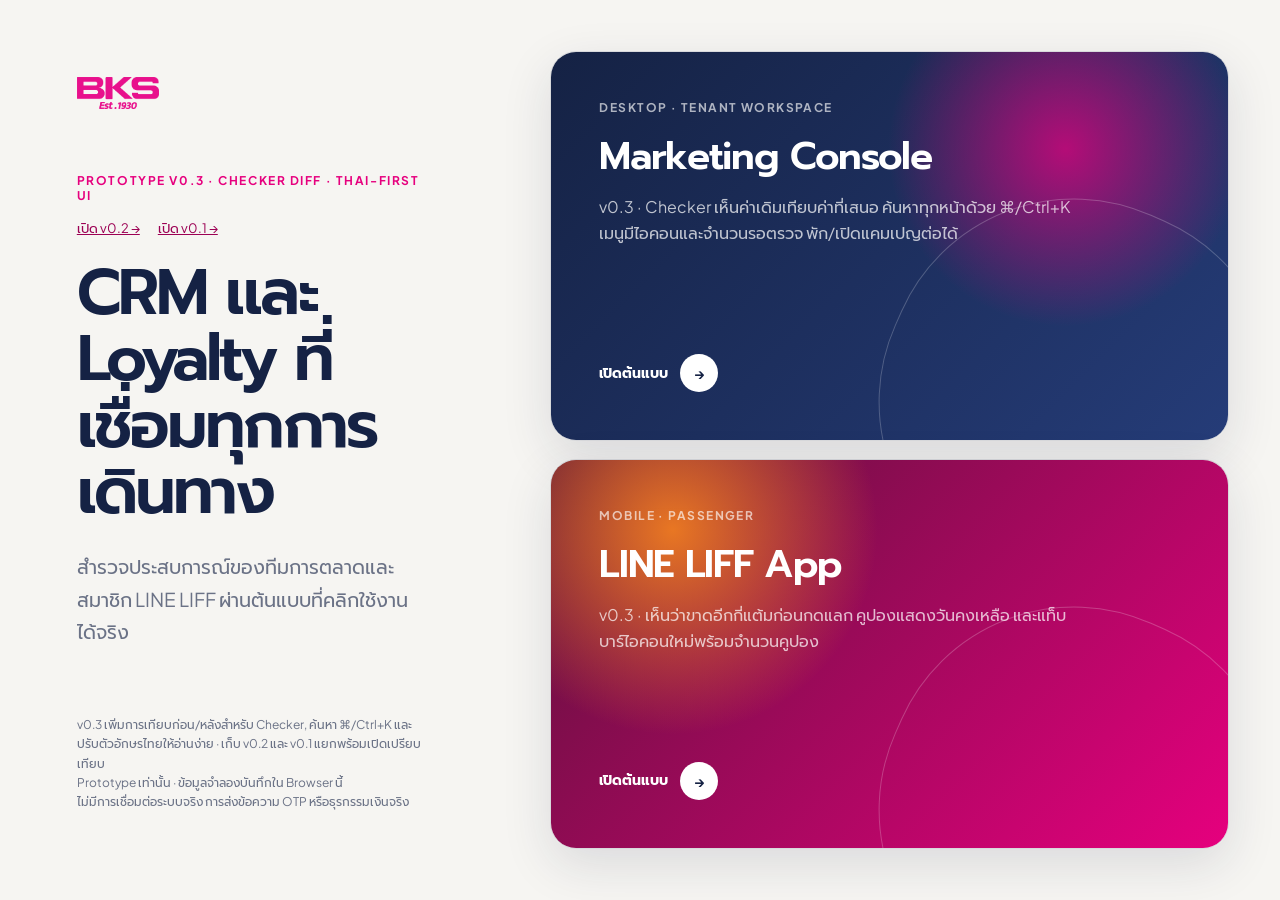
<file: index.html>
<!doctype html>
<html lang="th">
<head>
  <meta charset="utf-8">
  <meta name="viewport" content="width=device-width, initial-scale=1">
  <meta name="theme-color" content="#152244">
  <title>BKS CRM &amp; LINE LIFF Prototype</title>
  <link rel="preconnect" href="https://fonts.googleapis.com">
  <link rel="preconnect" href="https://fonts.gstatic.com" crossorigin>
  <link href="https://fonts.googleapis.com/css2?family=Prompt:wght@400;500;600;700&amp;family=Plus+Jakarta+Sans:wght@500;600;700&amp;display=swap" rel="stylesheet">
  <style>
    :root { --ink:#152244; --muted:rgba(21,34,68,.62); --line:rgba(21,34,68,.13); --paper:#f6f5f2; --pink:#e6007e; --orange:#f5821f; }
    * { box-sizing:border-box; }
    body { margin:0; min-height:100vh; color:var(--ink); font-family:"Plus Jakarta Sans","Prompt",sans-serif; background:var(--paper); }
    main { min-height:100vh; display:grid; grid-template-columns:minmax(280px,.78fr) minmax(540px,1.22fr); }
    .intro { padding:clamp(36px,6vw,86px); display:flex; flex-direction:column; justify-content:space-between; }
    .brand { height:32px; width:auto; object-fit:contain; object-position:left center; }
    .eyebrow { margin:60px 0 16px; color:var(--pink); font-size:12px; font-weight:700; letter-spacing:.13em; text-transform:uppercase; }
    h1 { max-width:780px; margin:0; font-family:"Prompt",sans-serif; font-size:clamp(40px,5vw,76px); font-weight:600; line-height:1.04; letter-spacing:-.045em; }
    .lede { max-width:620px; margin:24px 0 0; color:var(--muted); font-size:clamp(16px,1.5vw,20px); line-height:1.7; }
    .note { margin-top:48px; color:var(--muted); font-size:12px; line-height:1.6; }
    .choices { padding:clamp(22px,4vw,54px); display:grid; grid-template-rows:1fr 1fr; gap:18px; }
    .card { position:relative; min-height:300px; overflow:hidden; border:1px solid var(--line); border-radius:26px; color:white; text-decoration:none; isolation:isolate; box-shadow:0 16px 50px rgba(21,34,68,.12); transition:transform .35s cubic-bezier(.16,1,.3,1), box-shadow .35s; }
    .card:hover { transform:translateY(-5px); box-shadow:0 24px 65px rgba(21,34,68,.18); }
    .card:focus-visible { outline:4px solid rgba(230,0,126,.3); outline-offset:4px; }
    .card::before { content:""; position:absolute; inset:0; z-index:-2; }
    .console::before { background:radial-gradient(circle at 76% 25%,rgba(230,0,126,.75),transparent 30%),linear-gradient(135deg,#152244 0%,#253c78 100%); }
    .liff::before { background:radial-gradient(circle at 18% 18%,rgba(245,130,31,.9),transparent 32%),linear-gradient(135deg,#5c123a 0%,#e6007e 100%); }
    .card::after { content:""; position:absolute; right:-7%; bottom:-40%; width:58%; aspect-ratio:1; border:1px solid rgba(255,255,255,.22); border-radius:48%; transform:rotate(24deg); z-index:-1; }
    .card-body { height:100%; padding:clamp(26px,4vw,48px); display:flex; flex-direction:column; justify-content:space-between; }
    .kicker { font-size:12px; font-weight:700; letter-spacing:.12em; text-transform:uppercase; opacity:.65; }
    h2 { margin:12px 0 9px; font-family:"Prompt",sans-serif; font-size:clamp(27px,3vw,42px); font-weight:600; letter-spacing:-.035em; }
    .card p { max-width:480px; margin:0; color:rgba(255,255,255,.72); line-height:1.6; }
    .open { margin-top:28px; display:inline-flex; align-items:center; gap:12px; font-size:14px; font-weight:700; }
    .open span { display:grid; place-items:center; width:38px; height:38px; border-radius:50%; background:white; color:var(--ink); transition:transform .35s cubic-bezier(.16,1,.3,1); }
    .card:hover .open span { transform:translateX(5px); }
    @media (max-width:900px) { main{grid-template-columns:1fr}.intro{min-height:auto}.choices{grid-template-rows:none}.card{min-height:280px} }
  </style>
</head>
<body>
  <main>
    <section class="intro">
      <div>
        <img class="brand" src="assets/bks-logo.png" alt="บขส.">
        <p class="eyebrow">Prototype v0.3 · Checker diff · Thai-first UI</p><p style="margin:0 0 22px;font-size:13px;display:flex;gap:18px;flex-wrap:wrap"><a href="v0.2/console.html" style="color:#9c0054">เปิด v0.2 →</a><a href="v0.1/index.html" style="color:#9c0054">เปิด v0.1 →</a></p>
        <h1>CRM และ Loyalty ที่เชื่อมทุกการเดินทาง</h1>
        <p class="lede">สำรวจประสบการณ์ของทีมการตลาดและสมาชิก LINE LIFF ผ่านต้นแบบที่คลิกใช้งานได้จริง</p>
      </div>
      <p class="note">v0.3 เพิ่มการเทียบก่อน/หลังสำหรับ Checker, ค้นหา ⌘/Ctrl+K และปรับตัวอักษรไทยให้อ่านง่าย · เก็บ v0.2 และ v0.1 แยกพร้อมเปิดเปรียบเทียบ<br>Prototype เท่านั้น · ข้อมูลจำลองบันทึกใน Browser นี้<br>ไม่มีการเชื่อมต่อระบบจริง การส่งข้อความ OTP หรือธุรกรรมเงินจริง</p>
    </section>
    <section class="choices" aria-label="เลือกต้นแบบ">
      <a class="card console" href="v0.3/console.html">
        <div class="card-body">
          <div><div class="kicker">Desktop · Tenant workspace</div><h2>Marketing Console</h2><p>v0.3 · Checker เห็นค่าเดิมเทียบค่าที่เสนอ ค้นหาทุกหน้าด้วย ⌘/Ctrl+K เมนูมีไอคอนและจำนวนรอตรวจ พัก/เปิดแคมเปญต่อได้</p></div>
          <div class="open">เปิดต้นแบบ <span aria-hidden="true">→</span></div>
        </div>
      </a>
      <a class="card liff" href="v0.3/liff.html">
        <div class="card-body">
          <div><div class="kicker">Mobile · Passenger</div><h2>LINE LIFF App</h2><p>v0.3 · เห็นว่าขาดอีกกี่แต้มก่อนกดแลก คูปองแสดงวันคงเหลือ และแท็บบาร์ไอคอนใหม่พร้อมจำนวนคูปอง</p></div>
          <div class="open">เปิดต้นแบบ <span aria-hidden="true">→</span></div>
        </div>
      </a>
    </section>
  </main>
</body>
</html>
</file>
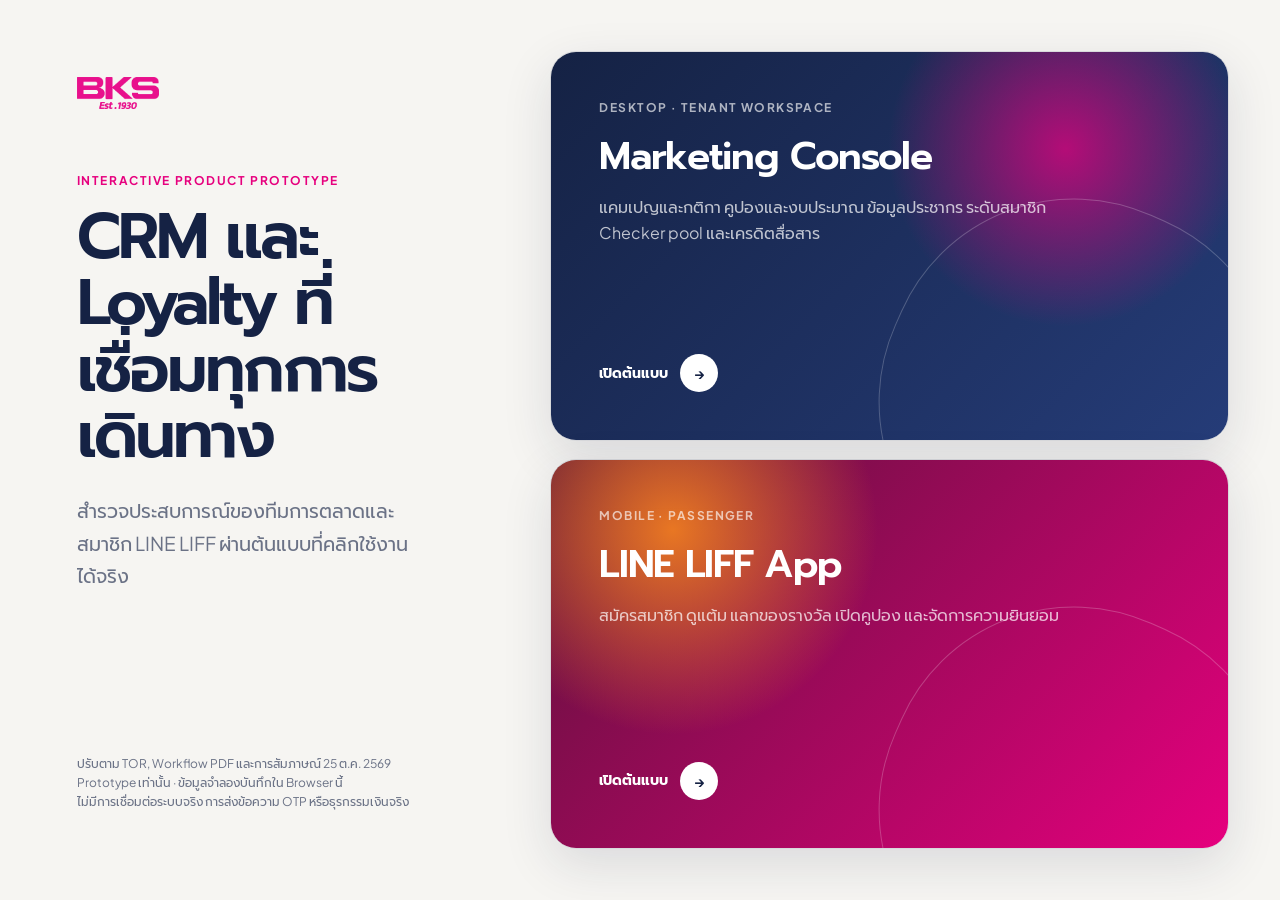
<file: v0.1/index.html>
<!doctype html>
<html lang="th">
<head>
  <meta charset="utf-8">
  <meta name="viewport" content="width=device-width, initial-scale=1">
  <meta name="theme-color" content="#152244">
  <title>BKS CRM &amp; LINE LIFF Prototype</title>
  <link rel="preconnect" href="https://fonts.googleapis.com">
  <link rel="preconnect" href="https://fonts.gstatic.com" crossorigin>
  <link href="https://fonts.googleapis.com/css2?family=Prompt:wght@400;500;600;700&amp;family=Plus+Jakarta+Sans:wght@500;600;700&amp;display=swap" rel="stylesheet">
  <style>
    :root { --ink:#152244; --muted:rgba(21,34,68,.62); --line:rgba(21,34,68,.13); --paper:#f6f5f2; --pink:#e6007e; --orange:#f5821f; }
    * { box-sizing:border-box; }
    body { margin:0; min-height:100vh; color:var(--ink); font-family:"Plus Jakarta Sans","Prompt",sans-serif; background:var(--paper); }
    main { min-height:100vh; display:grid; grid-template-columns:minmax(280px,.78fr) minmax(540px,1.22fr); }
    .intro { padding:clamp(36px,6vw,86px); display:flex; flex-direction:column; justify-content:space-between; }
    .brand { height:32px; width:auto; object-fit:contain; object-position:left center; }
    .eyebrow { margin:60px 0 16px; color:var(--pink); font-size:12px; font-weight:700; letter-spacing:.13em; text-transform:uppercase; }
    h1 { max-width:780px; margin:0; font-family:"Prompt",sans-serif; font-size:clamp(40px,5vw,76px); font-weight:600; line-height:1.04; letter-spacing:-.045em; }
    .lede { max-width:620px; margin:24px 0 0; color:var(--muted); font-size:clamp(16px,1.5vw,20px); line-height:1.7; }
    .note { margin-top:48px; color:var(--muted); font-size:12px; line-height:1.6; }
    .choices { padding:clamp(22px,4vw,54px); display:grid; grid-template-rows:1fr 1fr; gap:18px; }
    .card { position:relative; min-height:300px; overflow:hidden; border:1px solid var(--line); border-radius:26px; color:white; text-decoration:none; isolation:isolate; box-shadow:0 16px 50px rgba(21,34,68,.12); transition:transform .35s cubic-bezier(.16,1,.3,1), box-shadow .35s; }
    .card:hover { transform:translateY(-5px); box-shadow:0 24px 65px rgba(21,34,68,.18); }
    .card:focus-visible { outline:4px solid rgba(230,0,126,.3); outline-offset:4px; }
    .card::before { content:""; position:absolute; inset:0; z-index:-2; }
    .console::before { background:radial-gradient(circle at 76% 25%,rgba(230,0,126,.75),transparent 30%),linear-gradient(135deg,#152244 0%,#253c78 100%); }
    .liff::before { background:radial-gradient(circle at 18% 18%,rgba(245,130,31,.9),transparent 32%),linear-gradient(135deg,#5c123a 0%,#e6007e 100%); }
    .card::after { content:""; position:absolute; right:-7%; bottom:-40%; width:58%; aspect-ratio:1; border:1px solid rgba(255,255,255,.22); border-radius:48%; transform:rotate(24deg); z-index:-1; }
    .card-body { height:100%; padding:clamp(26px,4vw,48px); display:flex; flex-direction:column; justify-content:space-between; }
    .kicker { font-size:12px; font-weight:700; letter-spacing:.12em; text-transform:uppercase; opacity:.65; }
    h2 { margin:12px 0 9px; font-family:"Prompt",sans-serif; font-size:clamp(27px,3vw,42px); font-weight:600; letter-spacing:-.035em; }
    .card p { max-width:480px; margin:0; color:rgba(255,255,255,.72); line-height:1.6; }
    .open { margin-top:28px; display:inline-flex; align-items:center; gap:12px; font-size:14px; font-weight:700; }
    .open span { display:grid; place-items:center; width:38px; height:38px; border-radius:50%; background:white; color:var(--ink); transition:transform .35s cubic-bezier(.16,1,.3,1); }
    .card:hover .open span { transform:translateX(5px); }
    @media (max-width:900px) { main{grid-template-columns:1fr}.intro{min-height:auto}.choices{grid-template-rows:none}.card{min-height:280px} }
  </style>
</head>
<body>
  <main>
    <section class="intro">
      <div>
        <img class="brand" src="assets/bks-logo.png" alt="บขส.">
        <p class="eyebrow">Interactive product prototype</p>
        <h1>CRM และ Loyalty ที่เชื่อมทุกการเดินทาง</h1>
        <p class="lede">สำรวจประสบการณ์ของทีมการตลาดและสมาชิก LINE LIFF ผ่านต้นแบบที่คลิกใช้งานได้จริง</p>
      </div>
      <p class="note">ปรับตาม TOR, Workflow PDF และการสัมภาษณ์ 25 ต.ค. 2569<br>Prototype เท่านั้น · ข้อมูลจำลองบันทึกใน Browser นี้<br>ไม่มีการเชื่อมต่อระบบจริง การส่งข้อความ OTP หรือธุรกรรมเงินจริง</p>
    </section>
    <section class="choices" aria-label="เลือกต้นแบบ">
      <a class="card console" href="console.html?v=8">
        <div class="card-body">
          <div><div class="kicker">Desktop · Tenant workspace</div><h2>Marketing Console</h2><p>แคมเปญและกติกา คูปองและงบประมาณ ข้อมูลประชากร ระดับสมาชิก Checker pool และเครดิตสื่อสาร</p></div>
          <div class="open">เปิดต้นแบบ <span aria-hidden="true">→</span></div>
        </div>
      </a>
      <a class="card liff" href="liff.html?v=8">
        <div class="card-body">
          <div><div class="kicker">Mobile · Passenger</div><h2>LINE LIFF App</h2><p>สมัครสมาชิก ดูแต้ม แลกของรางวัล เปิดคูปอง และจัดการความยินยอม</p></div>
          <div class="open">เปิดต้นแบบ <span aria-hidden="true">→</span></div>
        </div>
      </a>
    </section>
  </main>
</body>
</html>
</file>
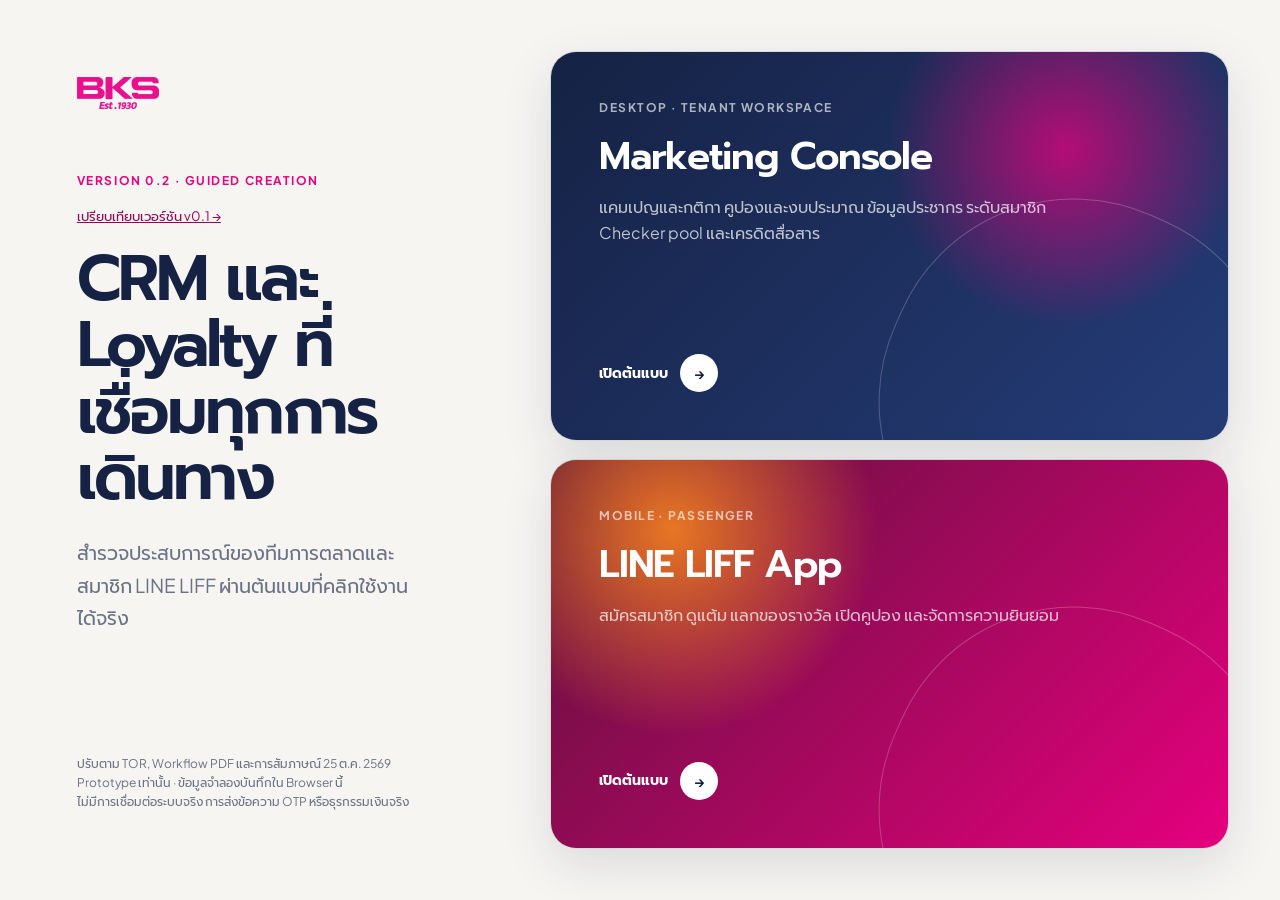
<file: v0.2/index.html>
<!doctype html>
<html lang="th">
<head>
  <meta charset="utf-8">
  <meta name="viewport" content="width=device-width, initial-scale=1">
  <meta name="theme-color" content="#152244">
  <title>BKS CRM &amp; LINE LIFF Prototype</title>
  <link rel="preconnect" href="https://fonts.googleapis.com">
  <link rel="preconnect" href="https://fonts.gstatic.com" crossorigin>
  <link href="https://fonts.googleapis.com/css2?family=Prompt:wght@400;500;600;700&amp;family=Plus+Jakarta+Sans:wght@500;600;700&amp;display=swap" rel="stylesheet">
  <style>
    :root { --ink:#152244; --muted:rgba(21,34,68,.62); --line:rgba(21,34,68,.13); --paper:#f6f5f2; --pink:#e6007e; --orange:#f5821f; }
    * { box-sizing:border-box; }
    body { margin:0; min-height:100vh; color:var(--ink); font-family:"Plus Jakarta Sans","Prompt",sans-serif; background:var(--paper); }
    main { min-height:100vh; display:grid; grid-template-columns:minmax(280px,.78fr) minmax(540px,1.22fr); }
    .intro { padding:clamp(36px,6vw,86px); display:flex; flex-direction:column; justify-content:space-between; }
    .brand { height:32px; width:auto; object-fit:contain; object-position:left center; }
    .eyebrow { margin:60px 0 16px; color:var(--pink); font-size:12px; font-weight:700; letter-spacing:.13em; text-transform:uppercase; }
    h1 { max-width:780px; margin:0; font-family:"Prompt",sans-serif; font-size:clamp(40px,5vw,76px); font-weight:600; line-height:1.04; letter-spacing:-.045em; }
    .lede { max-width:620px; margin:24px 0 0; color:var(--muted); font-size:clamp(16px,1.5vw,20px); line-height:1.7; }
    .note { margin-top:48px; color:var(--muted); font-size:12px; line-height:1.6; }
    .choices { padding:clamp(22px,4vw,54px); display:grid; grid-template-rows:1fr 1fr; gap:18px; }
    .card { position:relative; min-height:300px; overflow:hidden; border:1px solid var(--line); border-radius:26px; color:white; text-decoration:none; isolation:isolate; box-shadow:0 16px 50px rgba(21,34,68,.12); transition:transform .35s cubic-bezier(.16,1,.3,1), box-shadow .35s; }
    .card:hover { transform:translateY(-5px); box-shadow:0 24px 65px rgba(21,34,68,.18); }
    .card:focus-visible { outline:4px solid rgba(230,0,126,.3); outline-offset:4px; }
    .card::before { content:""; position:absolute; inset:0; z-index:-2; }
    .console::before { background:radial-gradient(circle at 76% 25%,rgba(230,0,126,.75),transparent 30%),linear-gradient(135deg,#152244 0%,#253c78 100%); }
    .liff::before { background:radial-gradient(circle at 18% 18%,rgba(245,130,31,.9),transparent 32%),linear-gradient(135deg,#5c123a 0%,#e6007e 100%); }
    .card::after { content:""; position:absolute; right:-7%; bottom:-40%; width:58%; aspect-ratio:1; border:1px solid rgba(255,255,255,.22); border-radius:48%; transform:rotate(24deg); z-index:-1; }
    .card-body { height:100%; padding:clamp(26px,4vw,48px); display:flex; flex-direction:column; justify-content:space-between; }
    .kicker { font-size:12px; font-weight:700; letter-spacing:.12em; text-transform:uppercase; opacity:.65; }
    h2 { margin:12px 0 9px; font-family:"Prompt",sans-serif; font-size:clamp(27px,3vw,42px); font-weight:600; letter-spacing:-.035em; }
    .card p { max-width:480px; margin:0; color:rgba(255,255,255,.72); line-height:1.6; }
    .open { margin-top:28px; display:inline-flex; align-items:center; gap:12px; font-size:14px; font-weight:700; }
    .open span { display:grid; place-items:center; width:38px; height:38px; border-radius:50%; background:white; color:var(--ink); transition:transform .35s cubic-bezier(.16,1,.3,1); }
    .card:hover .open span { transform:translateX(5px); }
    @media (max-width:900px) { main{grid-template-columns:1fr}.intro{min-height:auto}.choices{grid-template-rows:none}.card{min-height:280px} }
  </style>
</head>
<body>
  <main>
    <section class="intro">
      <div>
        <img class="brand" src="assets/bks-logo.png" alt="บขส.">
        <p class="eyebrow">Version 0.2 · Guided creation</p><a href="../v0.1/index.html" style="display:inline-block;margin-bottom:20px;font-size:13px;color:#9c0054">เปรียบเทียบเวอร์ชัน v0.1 →</a>
        <h1>CRM และ Loyalty ที่เชื่อมทุกการเดินทาง</h1>
        <p class="lede">สำรวจประสบการณ์ของทีมการตลาดและสมาชิก LINE LIFF ผ่านต้นแบบที่คลิกใช้งานได้จริง</p>
      </div>
      <p class="note">ปรับตาม TOR, Workflow PDF และการสัมภาษณ์ 25 ต.ค. 2569<br>Prototype เท่านั้น · ข้อมูลจำลองบันทึกใน Browser นี้<br>ไม่มีการเชื่อมต่อระบบจริง การส่งข้อความ OTP หรือธุรกรรมเงินจริง</p>
    </section>
    <section class="choices" aria-label="เลือกต้นแบบ">
      <a class="card console" href="console.html?v=8">
        <div class="card-body">
          <div><div class="kicker">Desktop · Tenant workspace</div><h2>Marketing Console</h2><p>แคมเปญและกติกา คูปองและงบประมาณ ข้อมูลประชากร ระดับสมาชิก Checker pool และเครดิตสื่อสาร</p></div>
          <div class="open">เปิดต้นแบบ <span aria-hidden="true">→</span></div>
        </div>
      </a>
      <a class="card liff" href="liff.html?v=8">
        <div class="card-body">
          <div><div class="kicker">Mobile · Passenger</div><h2>LINE LIFF App</h2><p>สมัครสมาชิก ดูแต้ม แลกของรางวัล เปิดคูปอง และจัดการความยินยอม</p></div>
          <div class="open">เปิดต้นแบบ <span aria-hidden="true">→</span></div>
        </div>
      </a>
    </section>
  </main>
</body>
</html>
</file>
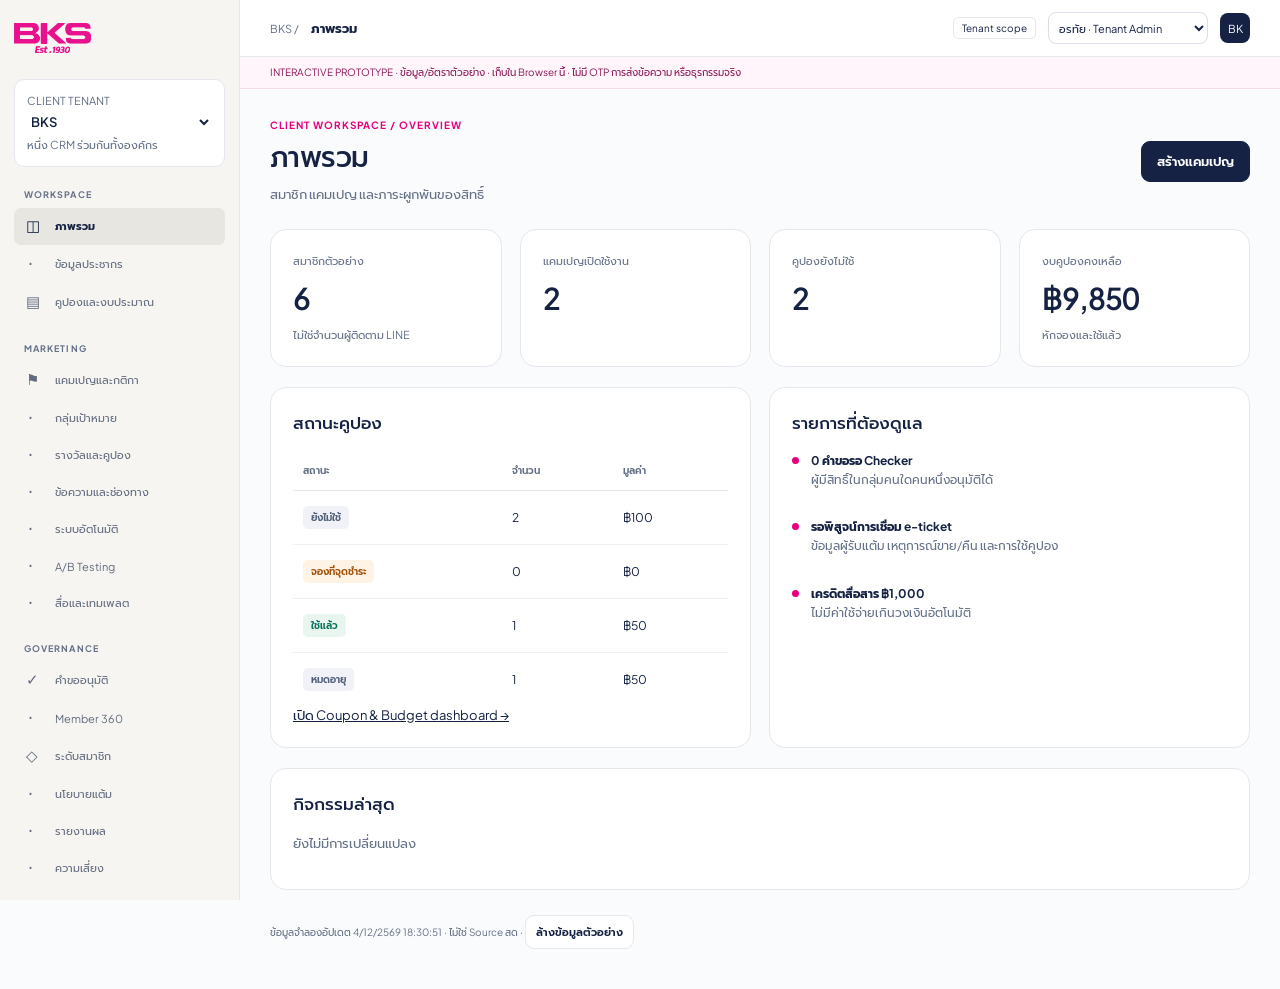
<file: console.html>
<!doctype html><html lang="th"><head><meta charset="utf-8"><meta name="viewport" content="width=device-width,initial-scale=1"><title>BKS · Marketing Console</title><link rel="stylesheet" href="crm.css"><script defer src="crm-store.js"></script><script defer src="console.js"></script></head><body><div id="app"></div><dialog id="modal"></dialog><div class="toast" id="toast" role="status"></div></body></html>
</file>
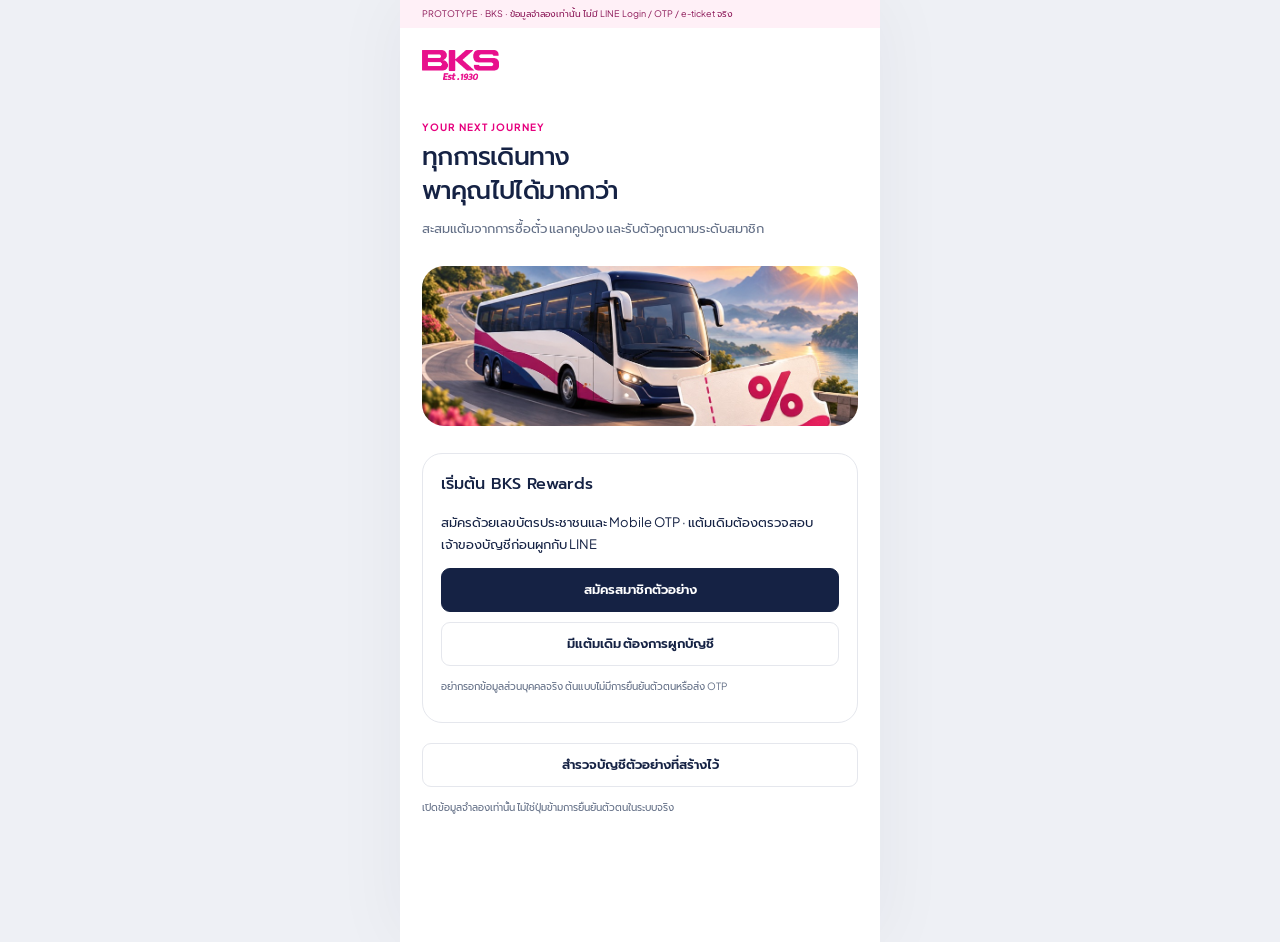
<file: liff.html>
<!doctype html><html lang="th"><head><meta charset="utf-8"><meta name="viewport" content="width=device-width,initial-scale=1"><meta name="theme-color" content="#152244"><title>BKS Rewards · LINE LIFF</title><link rel="stylesheet" href="crm.css"><script defer src="crm-store.js"></script><script defer src="liff.js"></script></head><body class="liff-body"><div id="app"></div><dialog id="modal"></dialog><div class="toast" id="toast" role="status"></div></body></html>
</file>
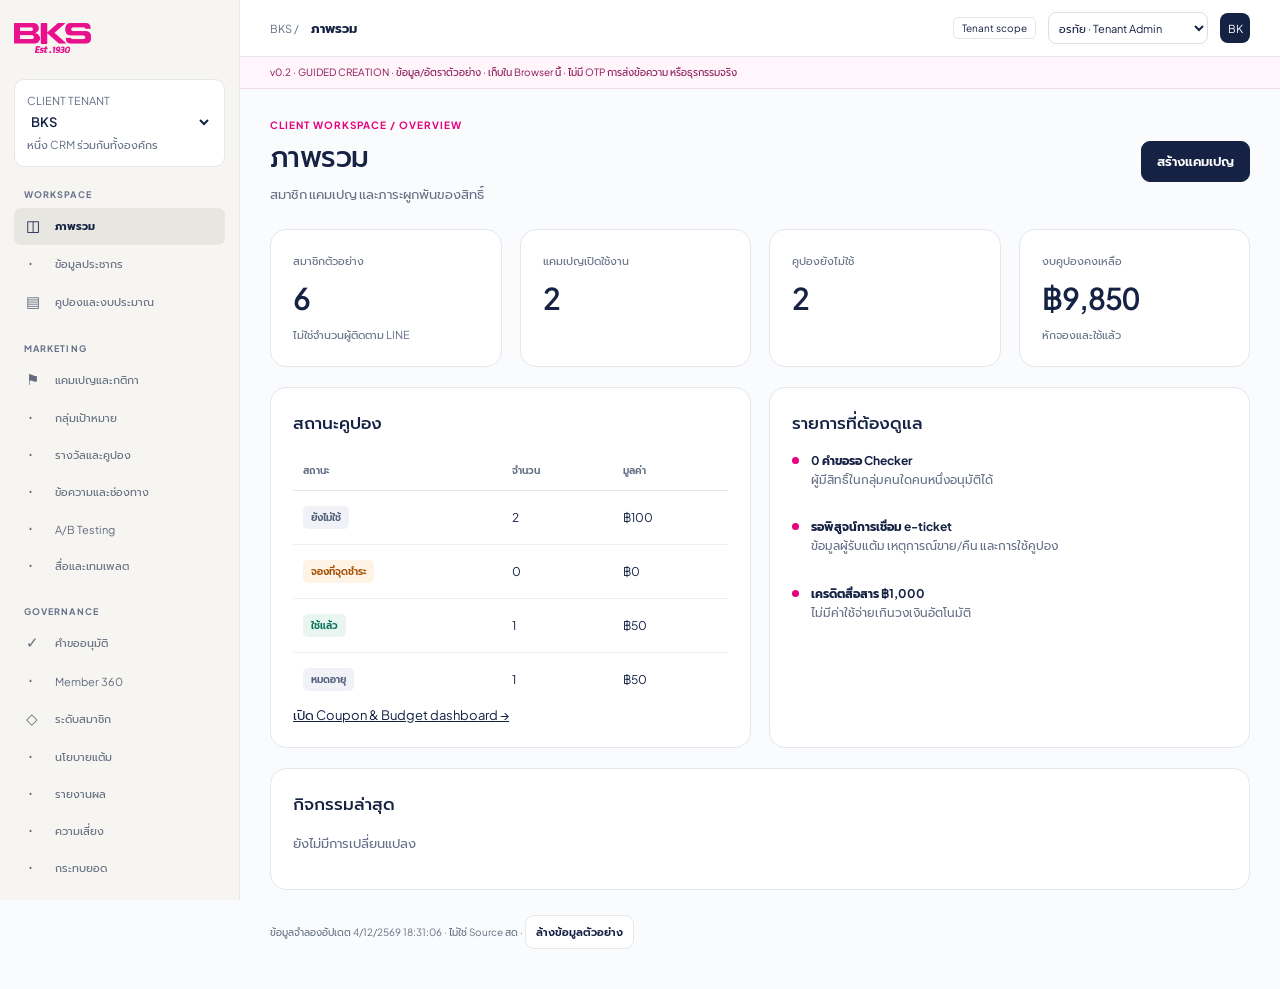
<file: v0.2/console.html>
<!doctype html><html lang="th"><head><meta charset="utf-8"><meta name="viewport" content="width=device-width,initial-scale=1"><title>BKS · Marketing Console v0.2</title><link rel="stylesheet" href="crm.css"><script defer src="crm-store.js"></script><script defer src="builders.js"></script><script defer src="console.js"></script><link rel="stylesheet" href="builders.css"></head><body><div id="app"></div><dialog id="modal"></dialog><div class="toast" id="toast" role="status"></div></body></html>
</file>
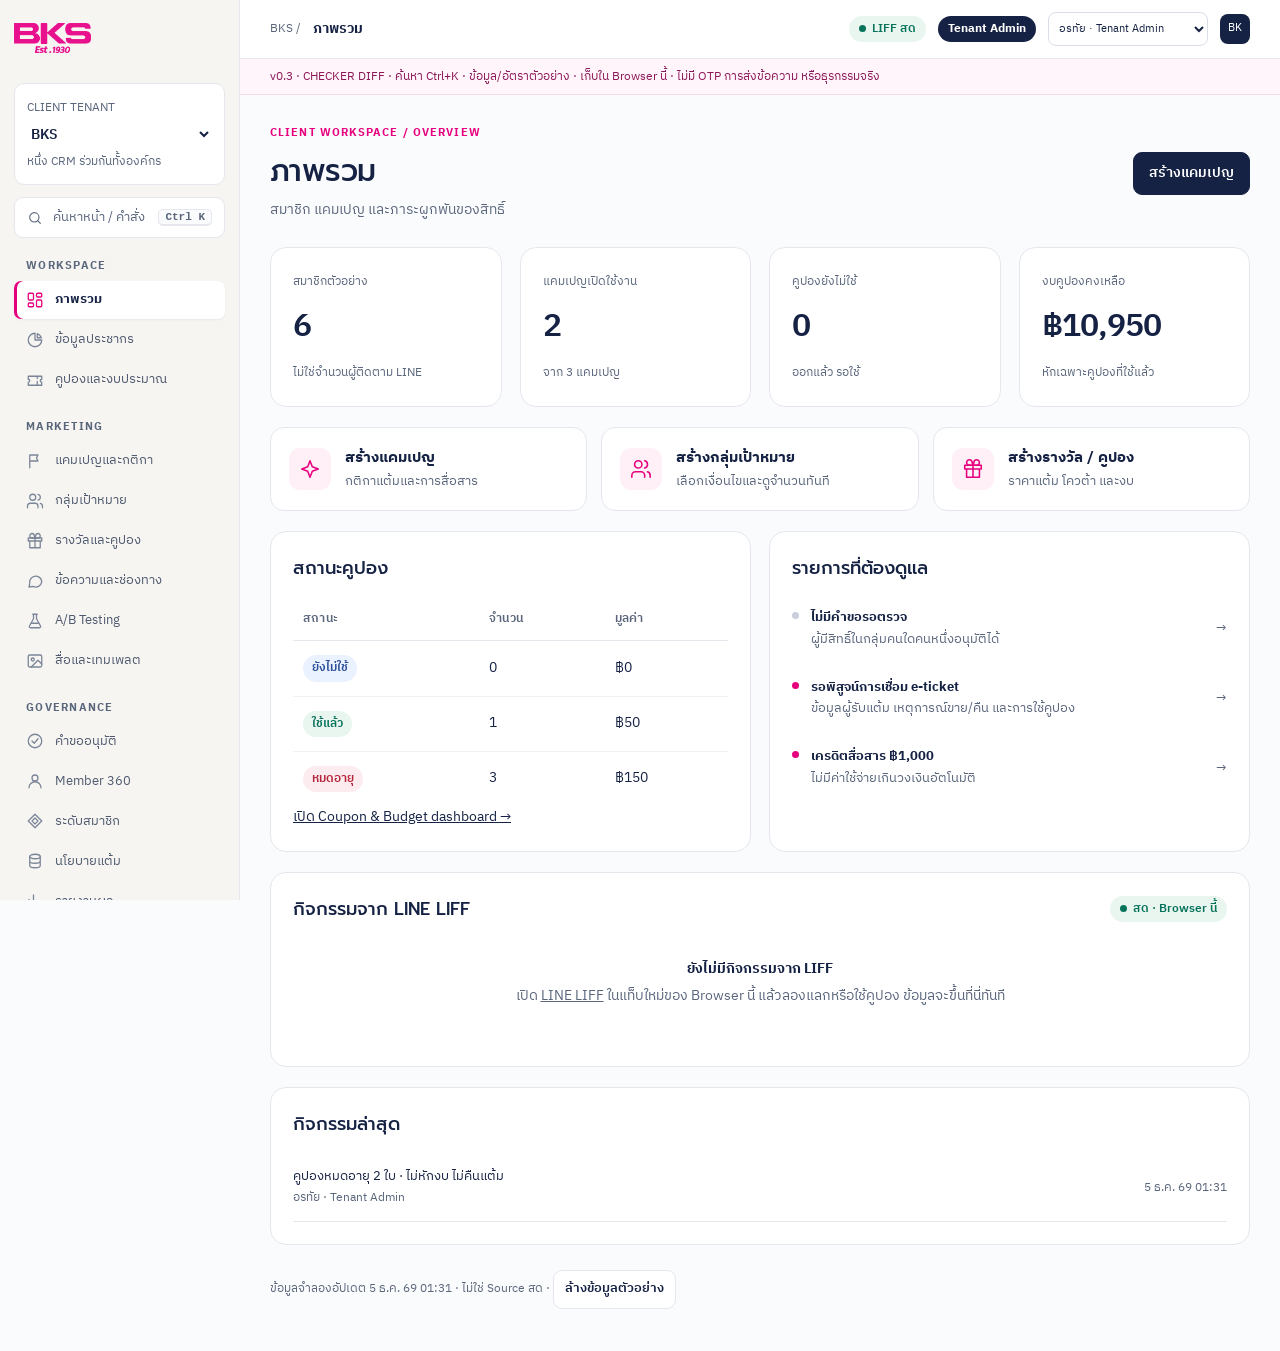
<file: v0.3/console.html>
<!doctype html><html lang="th"><head><meta charset="utf-8"><meta name="viewport" content="width=device-width,initial-scale=1"><title>BKS · Marketing Console v0.3</title><link rel="stylesheet" href="crm.css"><script defer src="crm-store.js"></script><script defer src="builders.js"></script><script defer src="console.js"></script><link rel="stylesheet" href="builders.css"></head><body><div id="app"></div><dialog id="modal"></dialog><div class="toast" id="toast" role="status"></div></body></html>
</file>
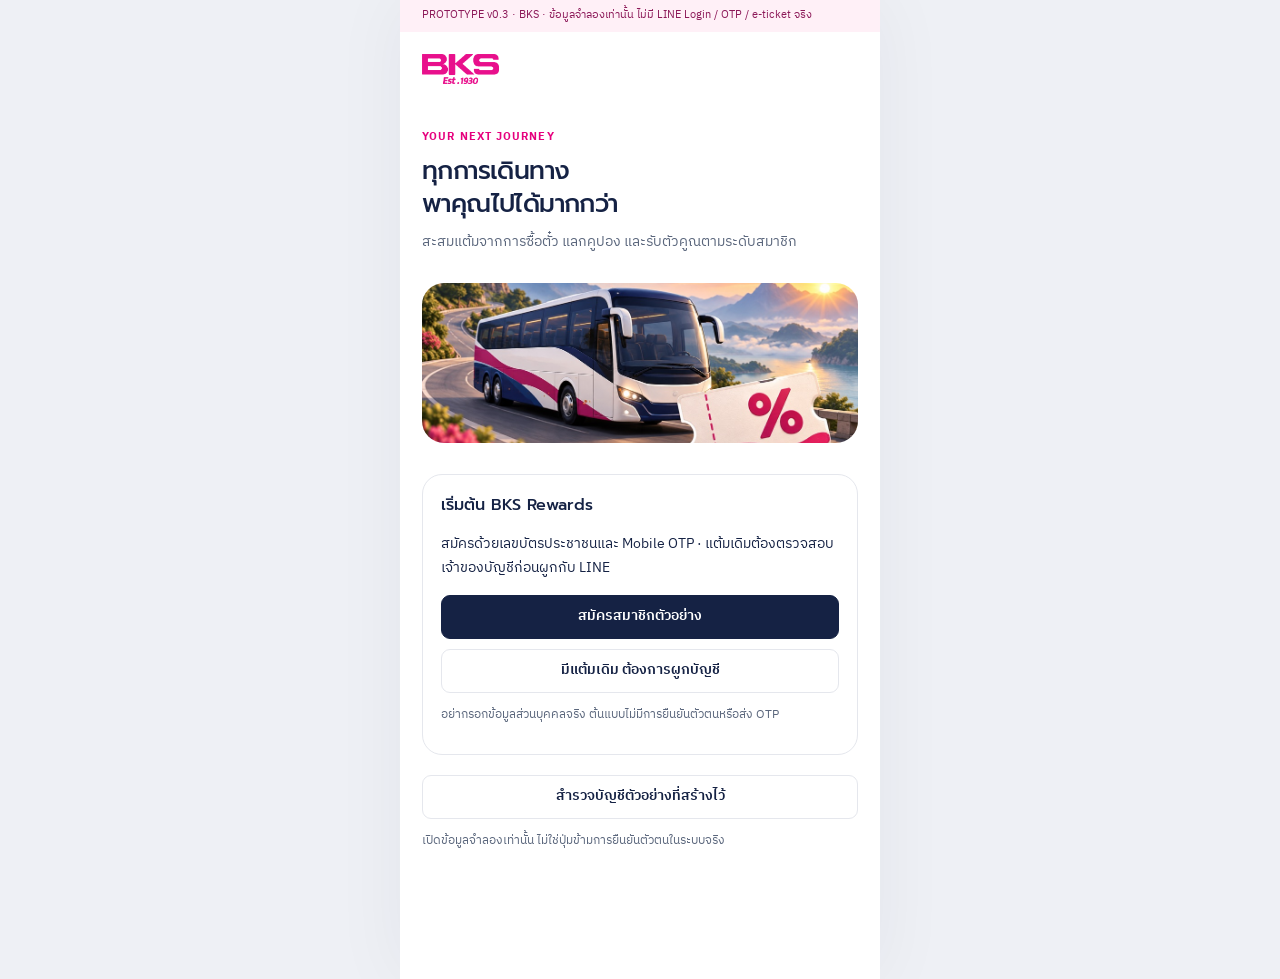
<file: v0.3/liff.html>
<!doctype html><html lang="th"><head><meta charset="utf-8"><meta name="viewport" content="width=device-width,initial-scale=1"><meta name="theme-color" content="#152244"><title>BKS Rewards · LINE LIFF v0.3</title><link rel="stylesheet" href="crm.css"><script defer src="crm-store.js"></script><script defer src="liff.js"></script></head><body class="liff-body"><div id="app"></div><dialog id="modal"></dialog><div class="toast" id="toast" role="status"></div></body></html>
</file>
<file: crm.css>
@import url('https://fonts.googleapis.com/css2?family=Prompt:wght@400;500;600;700&family=Plus+Jakarta+Sans:wght@400;500;600;700&display=swap');
:root{--ink:#152244;--muted:#647087;--line:#e5e7ed;--paper:#f6f5f2;--pink:#e6007e;--pale:#fff0f7;--orange:#a45108;--green:#08735b;--radius:16px}*{box-sizing:border-box}body{margin:0;font:13px 'Plus Jakarta Sans','Prompt',sans-serif;color:var(--ink);background:#fafbfc}button,input,select,textarea{font:inherit}button,a,input,select,textarea{outline-offset:4px}button{cursor:pointer}a{color:inherit}button:disabled{cursor:not-allowed;opacity:.5}button:focus-visible,a:focus-visible{outline:3px solid #ed75b7}h1,h2,h3,p{margin-top:0}h1{font:500 28px/1.35 'Prompt',sans-serif;letter-spacing:-.6px;margin-bottom:8px}h2{font:500 17px 'Prompt',sans-serif;margin-bottom:15px}h3{font-size:14px}p{line-height:1.7}.muted,small{color:var(--muted)}small{font-size:11px}.eyebrow{font-size:10px;letter-spacing:.1em;font-weight:700;text-transform:uppercase;color:var(--pink);margin-bottom:8px}.btn{border:1px solid var(--line);border-radius:9px;padding:10px 15px;background:white;color:var(--ink);font-weight:600;display:inline-flex;align-items:center;justify-content:center;gap:7px;text-decoration:none}.btn.primary{background:var(--ink);border-color:var(--ink);color:white}.btn.accent{background:var(--pink);border-color:var(--pink);color:white}.btn.danger{color:#b5253b}.btn.small{font-size:11px;padding:6px 10px}.btn:hover{filter:brightness(.96)}.row{display:flex;align-items:center;gap:12px}.between{justify-content:space-between}.wrap{flex-wrap:wrap}.stack{display:grid;gap:18px}.grid{display:grid;gap:18px}.two{grid-template-columns:1fr 1fr}.three{grid-template-columns:repeat(3,1fr)}.four{grid-template-columns:repeat(4,1fr)}.card{background:white;border:1px solid var(--line);border-radius:var(--radius);padding:22px;min-width:0}.stat{font-size:30px;font-weight:600;letter-spacing:-1px;margin:9px 0}.badge{display:inline-flex;border-radius:5px;padding:4px 8px;font-size:10px;font-weight:600;background:#f0f2f7;color:#526079;white-space:nowrap}.badge.good{background:#e8f6ef;color:var(--green)}.badge.warn{background:#fff3e5;color:var(--orange)}.badge.pink{background:var(--pale);color:#a10058}.notice{border-left:3px solid #e8a137;padding:12px 15px;background:#fff8ee;font-size:12px;line-height:1.8;border-radius:0 8px 8px 0}.notice.info{border-color:var(--pink);background:var(--pale)}.notice.good{border-color:var(--green);background:#eef8f4}.table-wrap{overflow-x:auto}table{border-collapse:collapse;width:100%;font-size:12px}th{text-align:left;color:var(--muted);font-size:10px;font-weight:600;padding:12px 10px;border-bottom:1px solid var(--line);white-space:nowrap}td{padding:15px 10px;border-bottom:1px solid #eff0f4;vertical-align:middle}tr:last-child td{border-bottom:0}td strong{font-size:12px}label{display:block;font-size:11px;font-weight:600;margin-bottom:7px}input:not([type=checkbox]):not([type=radio]),select,textarea{width:100%;border:1px solid #d9dee8;border-radius:8px;background:white;color:var(--ink);padding:10px 11px;min-height:41px}input[type=checkbox]{accent-color:var(--pink)}textarea{resize:vertical;min-height:85px}.field{margin-bottom:16px}.check{display:flex;gap:8px;align-items:center;font-weight:400;font-size:12px}.progress{height:7px;background:#edf0f5;border-radius:6px;overflow:hidden}.progress i{height:100%;display:block;background:var(--pink);border-radius:6px}.bar-row{display:grid;grid-template-columns:100px 1fr 45px;align-items:center;gap:12px;margin:15px 0;font-size:12px}.bar-row .progress{height:11px}.divider{border:0;border-top:1px solid var(--line);margin:20px 0}.empty{padding:42px 24px;text-align:center;color:var(--muted)}.page-header{margin-bottom:25px}.actions{display:flex;gap:8px;flex-wrap:wrap}.pill-tabs{display:flex;gap:6px;flex-wrap:wrap;margin:0 0 20px}.pill-tabs button{border:1px solid var(--line);border-radius:30px;background:white;padding:9px 15px;color:var(--muted)}.pill-tabs button.active{color:white;background:var(--ink);border-color:var(--ink)}.audit-item{padding:13px 0;border-bottom:1px solid var(--line);font-size:12px}.money{font-variant-numeric:tabular-nums}.shell{display:flex;min-height:100vh}.sidebar{width:240px;flex:none;background:var(--paper);border-right:1px solid var(--line);height:100vh;position:sticky;top:0;overflow-y:auto;padding:23px 14px}.logo{height:30px;max-width:150px;object-fit:contain;object-position:left}.tenant-box{background:white;border:1px solid var(--line);border-radius:10px;padding:12px;margin:23px 0 12px}.tenant-box select{border:0!important;padding:3px 0!important;min-height:28px!important;font-weight:600}.nav-group{font-size:9px;color:var(--muted);font-weight:700;letter-spacing:.12em;margin:22px 10px 8px}.nav-link{display:flex;gap:11px;align-items:center;padding:9px 12px;text-decoration:none;color:#626b7e;font-size:11px;border-radius:7px;margin:2px 0}.nav-link b{font:500 15px monospace;min-width:18px}.nav-link.active{background:#e8e6e1;color:var(--ink);font-weight:700}.nav-link:hover{background:#edece7}.main{min-width:0;flex:1}.topbar{background:white;border-bottom:1px solid var(--line);padding:12px 30px;display:flex;align-items:center;justify-content:space-between;gap:12px;position:sticky;top:0;z-index:10}.topbar select{width:160px!important;min-height:32px!important;font-size:11px!important;padding:6px!important}.content{padding:30px;max-width:1550px;margin:auto}.prototype-strip{padding:8px 30px;font-size:10px;background:#fff5fa;color:#8c1858;border-bottom:1px solid #f4dbe9}.tenant-avatar{width:30px;height:30px;background:var(--ink);color:white;display:grid;place-items:center;border-radius:8px;font-size:11px}.rule{display:grid;grid-template-columns:35px 1fr auto;gap:14px;align-items:center;padding:17px 0;border-bottom:1px solid var(--line)}.rule-index{font-size:18px;color:#a8afbc}.metric-foot{font-size:10px;color:var(--muted);margin-top:10px}.feed{display:flex;gap:12px;align-items:flex-start;margin:16px 0;font-size:12px}.dot{width:7px;height:7px;background:var(--pink);border-radius:50%;margin-top:5px;flex:none}.code{font:600 13px ui-monospace,monospace;letter-spacing:.04em}.asset-image{width:100%;height:130px;object-fit:cover;border-radius:9px}.icon-menu{display:none}.toast{position:fixed;bottom:24px;left:50%;transform:translateX(-50%);padding:13px 20px;background:var(--ink);color:white;border-radius:10px;box-shadow:0 8px 40px #15224433;z-index:100;font-size:12px;max-width:90vw}.toast:empty{display:none}dialog{border:1px solid var(--line);border-radius:20px;padding:0;max-width:680px;width:calc(100% - 32px);max-height:90vh;color:var(--ink);box-shadow:0 24px 100px #15224433}dialog::backdrop{background:#15224477}dialog .dialog-body{padding:25px}dialog .dialog-head{padding:20px 25px;border-bottom:1px solid var(--line);display:flex;justify-content:space-between;align-items:center}dialog h2{margin:0}.link{border:0;background:none;color:#a10058;padding:0;text-decoration:underline;cursor:pointer}.pending{color:var(--orange)}.split{display:grid;grid-template-columns:1.5fr 1fr;gap:20px}.subtle{background:#f8f9fc}.form-help{font-size:10px;color:var(--muted);margin-top:6px;line-height:1.7}.demo-caption{font-size:10px;line-height:1.6;color:var(--muted);margin-top:12px}.scope-label{font-size:10px;padding:4px 8px;border:1px solid var(--line);border-radius:5px}.footer-note{font-size:10px;color:var(--muted);margin-top:25px;line-height:1.8}
.liff-body{background:#eef0f5}.phone-app{max-width:480px;margin:0 auto;min-height:100dvh;background:white;position:relative;padding-bottom:92px;box-shadow:0 0 70px #1522440d}.phone-header{padding:22px 22px 14px}.phone-content{padding:0 22px 25px}.phone-app h1{font-size:25px}.phone-app h2{font-size:16px}.phone-app .card{padding:18px;border-radius:20px}.phone-app .grid{gap:12px}.phone-app .stat{font-size:38px}.phone-app .btn{min-height:44px}.phone-app .btn.block{width:100%}.phone-app small{font-size:10px}.wallet-card{background:var(--ink);color:white;border:0!important}.wallet-card .muted,.wallet-card small{color:#bbc5dc}.wallet-card .badge{background:#ffffff20;color:#ffe1aa}.phone-tabs{position:fixed;bottom:0;width:100%;max-width:480px;display:flex;background:#ffffffee;border-top:1px solid var(--line);padding:8px 4px calc(10px + env(safe-area-inset-bottom));backdrop-filter:blur(12px);z-index:20}.phone-tabs a{flex:1;text-align:center;font-size:9px;color:var(--muted);padding:7px 2px;text-decoration:none;border-radius:12px}.phone-tabs a.active{background:#fff0f7;color:#a10058}.phone-tabs b{display:block;font-size:18px;margin-bottom:5px}.tier-tag{font-weight:700;font-size:11px;letter-spacing:.05em}.coupon-ticket{border:1px solid var(--line);border-radius:18px;padding:18px;margin-bottom:14px}.coupon-ticket .code{display:block;background:#f5f6fa;border-radius:8px;padding:13px;margin:13px 0}.phone-demo{font-size:9px;color:#8c1858;background:#fff0f7;padding:7px 22px}.phone-app input,.phone-app select{font-size:16px!important}.phone-app .row{gap:9px}.phone-app .progress{margin:12px 0}.member-circle{width:45px;height:45px;border-radius:50%;background:#f0e4ed;display:grid;place-items:center;font-weight:700;color:#9b0057}.table-wrap .btn{white-space:nowrap}
@media(max-width:1050px){.four{grid-template-columns:repeat(2,1fr)}.three{grid-template-columns:1fr 1fr}.split{grid-template-columns:1fr}.sidebar{width:210px}.content{padding:24px}.topbar{padding:12px 24px}}
@media(max-width:740px){.sidebar{position:fixed;left:-260px;z-index:40;width:240px;transition:left .2s}.sidebar.open{left:0;box-shadow:0 0 0 100vmax #15224444}.icon-menu{display:block}.topbar{padding:10px 16px}.topbar .desktop-only{display:none}.content{padding:22px 16px}.prototype-strip{padding:8px 16px}.two,.three{grid-template-columns:1fr}.four{gap:10px}.card{padding:16px}.stat{font-size:25px}h1{font-size:24px}.page-header.row{align-items:flex-start;flex-direction:column}.bar-row{grid-template-columns:90px 1fr 30px}.phone-app .two{grid-template-columns:1fr 1fr}.phone-app{box-shadow:none}.rule{grid-template-columns:24px 1fr}.rule>.actions{grid-column:2}.topbar>.row{gap:6px}.topbar select{width:130px!important}}
@media(prefers-reduced-motion:reduce){*{scroll-behavior:auto!important;transition:none!important}}
</file>
<file: v0.2/crm.css>
@import url('https://fonts.googleapis.com/css2?family=Prompt:wght@400;500;600;700&family=Plus+Jakarta+Sans:wght@400;500;600;700&display=swap');
:root{--ink:#152244;--muted:#647087;--line:#e5e7ed;--paper:#f6f5f2;--pink:#e6007e;--pale:#fff0f7;--orange:#a45108;--green:#08735b;--radius:16px}*{box-sizing:border-box}body{margin:0;font:13px 'Plus Jakarta Sans','Prompt',sans-serif;color:var(--ink);background:#fafbfc}button,input,select,textarea{font:inherit}button,a,input,select,textarea{outline-offset:4px}button{cursor:pointer}a{color:inherit}button:disabled{cursor:not-allowed;opacity:.5}button:focus-visible,a:focus-visible{outline:3px solid #ed75b7}h1,h2,h3,p{margin-top:0}h1{font:500 28px/1.35 'Prompt',sans-serif;letter-spacing:-.6px;margin-bottom:8px}h2{font:500 17px 'Prompt',sans-serif;margin-bottom:15px}h3{font-size:14px}p{line-height:1.7}.muted,small{color:var(--muted)}small{font-size:11px}.eyebrow{font-size:10px;letter-spacing:.1em;font-weight:700;text-transform:uppercase;color:var(--pink);margin-bottom:8px}.btn{border:1px solid var(--line);border-radius:9px;padding:10px 15px;background:white;color:var(--ink);font-weight:600;display:inline-flex;align-items:center;justify-content:center;gap:7px;text-decoration:none}.btn.primary{background:var(--ink);border-color:var(--ink);color:white}.btn.accent{background:var(--pink);border-color:var(--pink);color:white}.btn.danger{color:#b5253b}.btn.small{font-size:11px;padding:6px 10px}.btn:hover{filter:brightness(.96)}.row{display:flex;align-items:center;gap:12px}.between{justify-content:space-between}.wrap{flex-wrap:wrap}.stack{display:grid;gap:18px}.grid{display:grid;gap:18px}.two{grid-template-columns:1fr 1fr}.three{grid-template-columns:repeat(3,1fr)}.four{grid-template-columns:repeat(4,1fr)}.card{background:white;border:1px solid var(--line);border-radius:var(--radius);padding:22px;min-width:0}.stat{font-size:30px;font-weight:600;letter-spacing:-1px;margin:9px 0}.badge{display:inline-flex;border-radius:5px;padding:4px 8px;font-size:10px;font-weight:600;background:#f0f2f7;color:#526079;white-space:nowrap}.badge.good{background:#e8f6ef;color:var(--green)}.badge.warn{background:#fff3e5;color:var(--orange)}.badge.pink{background:var(--pale);color:#a10058}.notice{border-left:3px solid #e8a137;padding:12px 15px;background:#fff8ee;font-size:12px;line-height:1.8;border-radius:0 8px 8px 0}.notice.info{border-color:var(--pink);background:var(--pale)}.notice.good{border-color:var(--green);background:#eef8f4}.table-wrap{overflow-x:auto}table{border-collapse:collapse;width:100%;font-size:12px}th{text-align:left;color:var(--muted);font-size:10px;font-weight:600;padding:12px 10px;border-bottom:1px solid var(--line);white-space:nowrap}td{padding:15px 10px;border-bottom:1px solid #eff0f4;vertical-align:middle}tr:last-child td{border-bottom:0}td strong{font-size:12px}label{display:block;font-size:11px;font-weight:600;margin-bottom:7px}input:not([type=checkbox]):not([type=radio]),select,textarea{width:100%;border:1px solid #d9dee8;border-radius:8px;background:white;color:var(--ink);padding:10px 11px;min-height:41px}input[type=checkbox]{accent-color:var(--pink)}textarea{resize:vertical;min-height:85px}.field{margin-bottom:16px}.check{display:flex;gap:8px;align-items:center;font-weight:400;font-size:12px}.progress{height:7px;background:#edf0f5;border-radius:6px;overflow:hidden}.progress i{height:100%;display:block;background:var(--pink);border-radius:6px}.bar-row{display:grid;grid-template-columns:100px 1fr 45px;align-items:center;gap:12px;margin:15px 0;font-size:12px}.bar-row .progress{height:11px}.divider{border:0;border-top:1px solid var(--line);margin:20px 0}.empty{padding:42px 24px;text-align:center;color:var(--muted)}.page-header{margin-bottom:25px}.actions{display:flex;gap:8px;flex-wrap:wrap}.pill-tabs{display:flex;gap:6px;flex-wrap:wrap;margin:0 0 20px}.pill-tabs button{border:1px solid var(--line);border-radius:30px;background:white;padding:9px 15px;color:var(--muted)}.pill-tabs button.active{color:white;background:var(--ink);border-color:var(--ink)}.audit-item{padding:13px 0;border-bottom:1px solid var(--line);font-size:12px}.money{font-variant-numeric:tabular-nums}.shell{display:flex;min-height:100vh}.sidebar{width:240px;flex:none;background:var(--paper);border-right:1px solid var(--line);height:100vh;position:sticky;top:0;overflow-y:auto;padding:23px 14px}.logo{height:30px;max-width:150px;object-fit:contain;object-position:left}.tenant-box{background:white;border:1px solid var(--line);border-radius:10px;padding:12px;margin:23px 0 12px}.tenant-box select{border:0!important;padding:3px 0!important;min-height:28px!important;font-weight:600}.nav-group{font-size:9px;color:var(--muted);font-weight:700;letter-spacing:.12em;margin:22px 10px 8px}.nav-link{display:flex;gap:11px;align-items:center;padding:9px 12px;text-decoration:none;color:#626b7e;font-size:11px;border-radius:7px;margin:2px 0}.nav-link b{font:500 15px monospace;min-width:18px}.nav-link.active{background:#e8e6e1;color:var(--ink);font-weight:700}.nav-link:hover{background:#edece7}.main{min-width:0;flex:1}.topbar{background:white;border-bottom:1px solid var(--line);padding:12px 30px;display:flex;align-items:center;justify-content:space-between;gap:12px;position:sticky;top:0;z-index:10}.topbar select{width:160px!important;min-height:32px!important;font-size:11px!important;padding:6px!important}.content{padding:30px;max-width:1550px;margin:auto}.prototype-strip{padding:8px 30px;font-size:10px;background:#fff5fa;color:#8c1858;border-bottom:1px solid #f4dbe9}.tenant-avatar{width:30px;height:30px;background:var(--ink);color:white;display:grid;place-items:center;border-radius:8px;font-size:11px}.rule{display:grid;grid-template-columns:35px 1fr auto;gap:14px;align-items:center;padding:17px 0;border-bottom:1px solid var(--line)}.rule-index{font-size:18px;color:#a8afbc}.metric-foot{font-size:10px;color:var(--muted);margin-top:10px}.feed{display:flex;gap:12px;align-items:flex-start;margin:16px 0;font-size:12px}.dot{width:7px;height:7px;background:var(--pink);border-radius:50%;margin-top:5px;flex:none}.code{font:600 13px ui-monospace,monospace;letter-spacing:.04em}.asset-image{width:100%;height:130px;object-fit:cover;border-radius:9px}.icon-menu{display:none}.toast{position:fixed;bottom:24px;left:50%;transform:translateX(-50%);padding:13px 20px;background:var(--ink);color:white;border-radius:10px;box-shadow:0 8px 40px #15224433;z-index:100;font-size:12px;max-width:90vw}.toast:empty{display:none}dialog{border:1px solid var(--line);border-radius:20px;padding:0;max-width:680px;width:calc(100% - 32px);max-height:90vh;color:var(--ink);box-shadow:0 24px 100px #15224433}dialog::backdrop{background:#15224477}dialog .dialog-body{padding:25px}dialog .dialog-head{padding:20px 25px;border-bottom:1px solid var(--line);display:flex;justify-content:space-between;align-items:center}dialog h2{margin:0}.link{border:0;background:none;color:#a10058;padding:0;text-decoration:underline;cursor:pointer}.pending{color:var(--orange)}.split{display:grid;grid-template-columns:1.5fr 1fr;gap:20px}.subtle{background:#f8f9fc}.form-help{font-size:10px;color:var(--muted);margin-top:6px;line-height:1.7}.demo-caption{font-size:10px;line-height:1.6;color:var(--muted);margin-top:12px}.scope-label{font-size:10px;padding:4px 8px;border:1px solid var(--line);border-radius:5px}.footer-note{font-size:10px;color:var(--muted);margin-top:25px;line-height:1.8}
.liff-body{background:#eef0f5}.phone-app{max-width:480px;margin:0 auto;min-height:100dvh;background:white;position:relative;padding-bottom:92px;box-shadow:0 0 70px #1522440d}.phone-header{padding:22px 22px 14px}.phone-content{padding:0 22px 25px}.phone-app h1{font-size:25px}.phone-app h2{font-size:16px}.phone-app .card{padding:18px;border-radius:20px}.phone-app .grid{gap:12px}.phone-app .stat{font-size:38px}.phone-app .btn{min-height:44px}.phone-app .btn.block{width:100%}.phone-app small{font-size:10px}.wallet-card{background:var(--ink);color:white;border:0!important}.wallet-card .muted,.wallet-card small{color:#bbc5dc}.wallet-card .badge{background:#ffffff20;color:#ffe1aa}.phone-tabs{position:fixed;bottom:0;width:100%;max-width:480px;display:flex;background:#ffffffee;border-top:1px solid var(--line);padding:8px 4px calc(10px + env(safe-area-inset-bottom));backdrop-filter:blur(12px);z-index:20}.phone-tabs a{flex:1;text-align:center;font-size:9px;color:var(--muted);padding:7px 2px;text-decoration:none;border-radius:12px}.phone-tabs a.active{background:#fff0f7;color:#a10058}.phone-tabs b{display:block;font-size:18px;margin-bottom:5px}.tier-tag{font-weight:700;font-size:11px;letter-spacing:.05em}.coupon-ticket{border:1px solid var(--line);border-radius:18px;padding:18px;margin-bottom:14px}.coupon-ticket .code{display:block;background:#f5f6fa;border-radius:8px;padding:13px;margin:13px 0}.phone-demo{font-size:9px;color:#8c1858;background:#fff0f7;padding:7px 22px}.phone-app input,.phone-app select{font-size:16px!important}.phone-app .row{gap:9px}.phone-app .progress{margin:12px 0}.member-circle{width:45px;height:45px;border-radius:50%;background:#f0e4ed;display:grid;place-items:center;font-weight:700;color:#9b0057}.table-wrap .btn{white-space:nowrap}
@media(max-width:1050px){.four{grid-template-columns:repeat(2,1fr)}.three{grid-template-columns:1fr 1fr}.split{grid-template-columns:1fr}.sidebar{width:210px}.content{padding:24px}.topbar{padding:12px 24px}}
@media(max-width:740px){.sidebar{position:fixed;left:-260px;z-index:40;width:240px;transition:left .2s}.sidebar.open{left:0;box-shadow:0 0 0 100vmax #15224444}.icon-menu{display:block}.topbar{padding:10px 16px}.topbar .desktop-only{display:none}.content{padding:22px 16px}.prototype-strip{padding:8px 16px}.two,.three{grid-template-columns:1fr}.four{gap:10px}.card{padding:16px}.stat{font-size:25px}h1{font-size:24px}.page-header.row{align-items:flex-start;flex-direction:column}.bar-row{grid-template-columns:90px 1fr 30px}.phone-app .two{grid-template-columns:1fr 1fr}.phone-app{box-shadow:none}.rule{grid-template-columns:24px 1fr}.rule>.actions{grid-column:2}.topbar>.row{gap:6px}.topbar select{width:130px!important}}
@media(prefers-reduced-motion:reduce){*{scroll-behavior:auto!important;transition:none!important}}
</file>
<file: v0.2/builders.css>
.builder{--builder-muted:#53617a;--builder-focus:#9b0055}.builder .muted,.builder .form-help{color:var(--builder-muted)}.builder h1{font-size:28px}.builder h2{font-size:18px}.builder h3{font-size:15px}.builder p{font-size:14px}.builder-header{display:flex;justify-content:space-between;align-items:flex-start;gap:20px;margin-bottom:24px}.builder-header .eyebrow{font-size:11px}.builder-header .muted{max-width:660px;font-size:14px;line-height:1.7}.builder-path{display:flex;gap:8px;align-items:center;font-size:12px;color:var(--builder-muted);margin-bottom:17px}.builder-path a{min-height:32px;display:inline-flex;align-items:center}.draft-status{display:flex;align-items:center;gap:7px;font-size:12px;color:var(--green);padding:9px 12px;background:#eaf7f1;border-radius:8px;white-space:nowrap}.draft-status::before{content:'';width:6px;height:6px;border-radius:50%;background:currentColor}.builder-steps{display:flex;list-style:none;gap:10px;padding:0;margin:0 0 24px}.builder-steps li{flex:1;min-width:0}.builder-step{display:flex;align-items:center;gap:10px;width:100%;padding:13px 12px;border:1px solid var(--line);border-radius:10px;color:var(--builder-muted);background:white;text-align:left;min-height:54px;font-size:12px}.builder-step.current{border-color:var(--pink);color:#940050;background:#fff4f9;font-weight:700}.builder-step.done{color:var(--green);border-color:#c9e4d7}.step-number{display:grid;place-items:center;width:27px;height:27px;flex:none;border-radius:50%;background:#edf0f5;font-size:12px}.current .step-number{background:var(--pink);color:white}.done .step-number{background:#e1f2e9;color:var(--green)}.builder-layout{display:grid;grid-template-columns:minmax(0,1fr) 300px;gap:24px;align-items:start}.builder-main{min-width:0}.builder-section{padding:26px;background:white;border:1px solid var(--line);border-radius:16px;margin-bottom:18px}.builder-section>p{line-height:1.65;margin-bottom:22px}.builder fieldset{border:0;padding:0;margin:0 0 24px;min-width:0}.builder legend{font-size:13px;font-weight:600;margin-bottom:10px;padding:0}.builder .field label{font-size:13px}.builder .field input,.builder .field select,.builder .field textarea{min-height:46px;font-size:14px}.builder .field textarea{min-height:100px}.builder .field{margin-bottom:20px}.builder .field .form-help{font-size:12px;line-height:1.6}.builder .form-help{font-size:12px}.builder .required{color:#a10058;margin-left:3px}.builder .choice-grid{display:grid;grid-template-columns:repeat(2,minmax(0,1fr));gap:12px}.builder .choice{position:relative;display:flex;align-items:center;gap:12px;min-height:74px;padding:15px;border:1px solid #d9dee8;border-radius:12px;cursor:pointer;background:white;color:var(--ink);font-size:14px;font-weight:500;margin:0;transition:border-color .15s,background .15s,box-shadow .15s}.builder .choice:hover{border-color:#acb5c6;background:#fafbfe}.builder .choice.selected{border-color:var(--pink);background:#fff5fa;box-shadow:0 0 0 1px var(--pink)}.builder .choice input{position:absolute;opacity:0;width:1px;height:1px}.builder .choice:has(input:focus-visible){outline:3px solid #a10058;outline-offset:3px}.choice-mark{width:19px;height:19px;flex:none;border:1.5px solid #8794aa;border-radius:50%;display:grid;place-items:center;background:white}.choice.selected .choice-mark{border-color:var(--pink)}.choice.selected .choice-mark::after{content:'';width:9px;height:9px;border-radius:50%;background:var(--pink)}.choice-description{display:block;font-size:12px;font-weight:400;color:var(--builder-muted);line-height:1.6;margin-top:5px}.choice-icon{width:36px;height:36px;display:grid;place-items:center;background:#f3f5f9;border-radius:10px;color:var(--ink);flex:none}.choice.selected .choice-icon{background:#ffe3f1;color:#a10058}.choice-icon svg{width:20px;height:20px}.chips{display:flex;flex-wrap:wrap;gap:8px}.builder .chip{position:relative;display:inline-flex;align-items:center;justify-content:center;gap:8px;min-height:44px;padding:10px 15px;border-radius:9px;border:1px solid #d5dbe6;color:#394961;background:white;font-size:13px;font-weight:500;margin:0;cursor:pointer;transition:background .15s,border-color .15s}.builder .chip input{position:absolute;opacity:0;width:1px;height:1px}.builder .chip:has(input:focus-visible){outline:3px solid #a10058;outline-offset:3px}.builder .chip.selected{background:#fff0f7;border-color:var(--pink);color:#970052}.builder .chip.selected::before{content:'✓';font-size:12px;font-weight:700}.builder .chip:hover{border-color:#9fabc1}.builder .chip:disabled{background:#f2f3f6;color:#697487}.chip-search{margin-bottom:12px;max-width:360px}.chip-search input{font-size:13px!important;min-height:42px!important;background:#fafbfe!important}.field-inline{display:grid;grid-template-columns:1fr auto;align-items:center;gap:8px}.field-inline span{color:var(--builder-muted);font-size:13px}.amount-presets{display:flex;gap:8px;flex-wrap:wrap;margin:0 0 12px}.amount-preset{min-height:44px;border:1px solid #d5dbe6;background:white;border-radius:8px;padding:9px 14px;font-size:13px;font-weight:600;color:var(--ink)}.amount-preset.selected{background:var(--ink);color:white;border-color:var(--ink)}.amount-preset:focus-visible{outline:3px solid #a10058}.amount-custom{max-width:230px}.amount-custom .field{margin-bottom:0}.builder .inline-help{padding:12px 15px;background:#f6f8fb;border-radius:9px;font-size:12px;line-height:1.7;color:#526079;margin:14px 0}.builder .inline-help strong{color:var(--ink)}.builder .dependency-note{border:1px solid #ead7b6;background:#fff9ee;border-radius:9px;padding:12px 14px;color:#735018;font-size:12px;line-height:1.7}.builder .notice{font-size:12px}.builder-summary{position:sticky;top:84px;border:1px solid var(--line);background:white;border-radius:16px;padding:22px;min-width:0}.builder-summary h2{font-size:15px}.summary-eyebrow{color:var(--pink);font-size:10px;letter-spacing:.08em;font-weight:700;margin-bottom:15px}.summary-label{font-size:11px;color:var(--builder-muted);margin:16px 0 5px}.summary-value{font-size:13px;line-height:1.7;overflow-wrap:anywhere}.summary-title{font:500 18px 'Prompt',sans-serif;line-height:1.6;overflow-wrap:anywhere}.summary-points{font-size:32px;font-weight:600;letter-spacing:-1px}.summary-equation{font-size:12px;color:var(--builder-muted);line-height:1.8}.summary-status{margin-top:18px;padding-top:15px;border-top:1px solid var(--line);font-size:11px;line-height:1.8;color:var(--builder-muted)}.builder-footer{display:flex;align-items:center;justify-content:space-between;gap:12px;padding:18px 22px;background:white;border:1px solid var(--line);border-radius:12px;margin-top:20px}.builder-footer .btn{min-height:46px;font-size:13px;padding:11px 18px}.builder-footer .actions{gap:10px}.step-caption{font-size:12px;color:var(--builder-muted)}.builder-error{font-size:12px;color:#ac243c;margin:8px 0 0;line-height:1.6}.builder [aria-invalid=true]{border-color:#bc2740!important}.builder-error-summary{border:1px solid #e8a4ae;background:#fff3f5;padding:15px;border-radius:10px;margin-bottom:18px;color:#902038;font-size:13px;line-height:1.8}.builder-error-summary:empty{display:none}.builder-error-summary a{color:inherit}.builder .advanced{border-top:1px solid var(--line);padding-top:17px;margin-top:20px}.builder .advanced summary{cursor:pointer;min-height:44px;display:flex;align-items:center;font-size:13px;font-weight:600;gap:8px}.builder .advanced summary::before{content:'+';font-size:20px;font-weight:400}.builder .advanced[open] summary::before{content:'−'}.builder .advanced .advanced-content{padding-top:15px}.review-section{padding:20px 0;border-bottom:1px solid var(--line)}.review-section:first-child{padding-top:0}.review-section:last-child{border:0}.review-section h3{margin-bottom:14px}.review-row{display:grid;grid-template-columns:140px minmax(0,1fr);gap:15px;font-size:13px;line-height:1.7;margin:12px 0}.review-row dt{color:var(--builder-muted)}.review-row dd{margin:0;overflow-wrap:anywhere}.review-banner{display:flex;gap:12px;align-items:flex-start;padding:18px;background:#eef8f3;border:1px solid #c6e4d6;border-radius:12px;margin-bottom:20px;color:#135f48}.review-banner p{font-size:13px;margin:0;line-height:1.8}.review-banner svg{flex:none;width:22px;height:22px}.builder .badge{font-size:11px}.builder .title-input{font-size:16px!important}.sample-tag{font-size:10px;color:#795719;background:#fff3de;border-radius:4px;padding:3px 7px;display:inline-block}.builder .rule-group{padding:16px;background:#f8f9fc;border:1px solid var(--line);border-radius:12px;margin-bottom:16px}.builder .toggle-row{display:flex;gap:15px;justify-content:space-between;align-items:center;margin:18px 0}.builder .toggle-row p{font-size:13px;margin:4px 0}.builder .switch{width:47px;height:28px;flex:none;position:relative;display:inline-block}.builder .switch input{position:absolute;opacity:0;width:1px;height:1px}.builder .switch-track{position:absolute;inset:0;background:#8591a6;border-radius:20px;transition:background .2s}.builder .switch-track::after{content:'';position:absolute;width:22px;height:22px;left:3px;top:3px;background:white;border-radius:50%;transition:transform .2s}.builder .switch input:checked+.switch-track{background:var(--pink)}.builder .switch input:checked+.switch-track::after{transform:translateX(19px)}.builder .switch:has(input:focus-visible){outline:3px solid #a10058;outline-offset:4px;border-radius:20px}.builder .image-option{display:flex;gap:12px;align-items:center;padding:12px;border:1px solid var(--line);border-radius:12px;cursor:pointer;font-size:13px;font-weight:400}.builder .image-option.selected{border:2px solid var(--pink);padding:11px;background:#fff4f9}.image-option img{width:86px;height:58px;object-fit:cover;border-radius:7px}.image-options{display:grid;gap:10px}.builder .resume-notice{display:flex;align-items:center;justify-content:space-between;gap:12px;border:1px solid #cedbe9;border-radius:10px;padding:13px 16px;background:#f5f9ff;margin-bottom:18px;font-size:12px;color:#375579}.builder .resume-notice .link{font-size:12px}.builder-field-header{display:flex;justify-content:space-between;align-items:center;gap:10px;margin:0 0 12px}.builder-field-header p{font-size:12px;margin:0;color:var(--builder-muted)}.builder svg{vertical-align:middle}.builder .preview-cost{background:#f7f8fc;border-radius:10px;padding:16px;margin-top:18px}.preview-cost strong{font-size:23px}.builder .token-summary{display:flex;gap:5px;flex-wrap:wrap}.builder .token-summary span{background:#f0f3f8;border-radius:5px;padding:4px 7px;font-size:11px}.builder .builder-toast{font-size:12px;color:var(--green)}.builder table{font-size:13px}.builder th{font-size:11px}.builder tr td{padding:12px 8px}.builder .btn.small{min-height:44px;padding:8px 12px;font-size:12px}#modal.builder-exit{max-width:500px}.builder .empty-search{font-size:12px;color:var(--builder-muted);padding:10px}.builder .success-screen{padding:40px;text-align:center}.builder .success-screen h1{margin-top:20px}.builder .success-screen p{max-width:560px;margin:12px auto 24px}.builder .success-icon{width:64px;height:64px;border-radius:50%;background:#e6f6ed;color:#08735b;display:grid;place-items:center;margin:auto}.builder .success-icon svg{width:30px;height:30px}.builder-mobile-summary{display:none}.builder .date-summary{font-size:12px;margin-top:12px;color:var(--builder-muted)}
.builder .switch{width:52px;height:44px}
.builder .switch input{inset:0;width:100%;height:100%;z-index:2;cursor:pointer}
.builder .switch-track{top:8px;bottom:8px;pointer-events:none}
.builder .switch input:checked+.switch-track::after{transform:translateX(24px)}
.builder .field-error-slot{min-height:24px}
.builder .field-error-slot .builder-error{margin:5px 0 0}
.builder [hidden]{display:none!important}
@keyframes editor-in{from{opacity:0;transform:translateY(5px)}to{opacity:1;transform:none}}
@media(max-width:1200px){.builder-layout{grid-template-columns:minmax(0,1fr) 260px;gap:16px}.builder-section{padding:22px}.builder-summary{padding:18px}.builder-step{padding:12px 8px;gap:7px;font-size:11px}}
@media(max-width:1000px){.builder-layout{grid-template-columns:1fr}.builder-summary{position:static}.builder-summary .summary-grid{display:grid;grid-template-columns:1fr 1fr;gap:0 20px}.builder .choice-grid{grid-template-columns:1fr 1fr}.builder-summary .summary-title{font-size:16px}.builder-header{flex-wrap:wrap}.builder-footer{position:sticky;bottom:12px;z-index:12;box-shadow:0 5px 25px #15224412}}
@media(max-width:600px){.builder .choice-grid{grid-template-columns:1fr}.builder-header h1{font-size:24px}.builder-header .draft-status{font-size:11px}.builder-section{padding:20px 16px}.builder-step{padding:9px 5px;display:flex;flex-direction:column;gap:6px;font-size:10px;text-align:center;min-height:78px;justify-content:center}.builder-steps{gap:6px;margin-bottom:18px}.builder .choice{min-height:76px}.builder .field input,.builder .field select,.builder .field textarea{font-size:16px}.builder .grid.two,.builder .grid.three{grid-template-columns:1fr}.builder-footer{bottom:8px;flex-wrap:wrap;padding:14px;gap:10px}.builder-footer>.step-caption{display:none}.builder-footer .actions{margin-left:auto}.builder-footer .btn{padding:10px 14px}.review-row{grid-template-columns:1fr;gap:3px;margin:16px 0}.builder .chips{gap:8px}.builder .chip{padding:10px 13px}.builder .amount-preset{flex:1;white-space:nowrap}.builder .resume-notice{align-items:flex-start}.builder .date-summary{line-height:1.8}.builder .success-screen{padding:22px}.builder-summary .summary-grid{grid-template-columns:1fr}.builder p{font-size:14px}}
@media(prefers-reduced-motion:reduce){.builder,.builder *{animation:none!important;transition:none!important}}
</file>
<file: v0.3/crm.css>
@import url('https://fonts.googleapis.com/css2?family=IBM+Plex+Sans+Thai:wght@400;500;600;700&family=Prompt:wght@400;500;600&family=Plus+Jakarta+Sans:wght@400;500;600;700&display=swap');
:root{--ink:#152244;--muted:#647087;--line:#e5e7ed;--paper:#f6f5f2;--pink:#e6007e;--pale:#fff0f7;--orange:#a45108;--green:#08735b;--radius:16px}*{box-sizing:border-box}body{margin:0;font:13px 'Plus Jakarta Sans','Prompt',sans-serif;color:var(--ink);background:#fafbfc}button,input,select,textarea{font:inherit}button,a,input,select,textarea{outline-offset:4px}button{cursor:pointer}a{color:inherit}button:disabled{cursor:not-allowed;opacity:.5}button:focus-visible,a:focus-visible{outline:3px solid #ed75b7}h1,h2,h3,p{margin-top:0}h1{font:500 28px/1.35 'Prompt',sans-serif;letter-spacing:-.6px;margin-bottom:8px}h2{font:500 17px 'Prompt',sans-serif;margin-bottom:15px}h3{font-size:14px}p{line-height:1.7}.muted,small{color:var(--muted)}small{font-size:11px}.eyebrow{font-size:10px;letter-spacing:.1em;font-weight:700;text-transform:uppercase;color:var(--pink);margin-bottom:8px}.btn{border:1px solid var(--line);border-radius:9px;padding:10px 15px;background:white;color:var(--ink);font-weight:600;display:inline-flex;align-items:center;justify-content:center;gap:7px;text-decoration:none}.btn.primary{background:var(--ink);border-color:var(--ink);color:white}.btn.accent{background:var(--pink);border-color:var(--pink);color:white}.btn.danger{color:#b5253b}.btn.small{font-size:11px;padding:6px 10px}.btn:hover{filter:brightness(.96)}.row{display:flex;align-items:center;gap:12px}.between{justify-content:space-between}.wrap{flex-wrap:wrap}.stack{display:grid;gap:18px}.grid{display:grid;gap:18px}.two{grid-template-columns:1fr 1fr}.three{grid-template-columns:repeat(3,1fr)}.four{grid-template-columns:repeat(4,1fr)}.card{background:white;border:1px solid var(--line);border-radius:var(--radius);padding:22px;min-width:0}.stat{font-size:30px;font-weight:600;letter-spacing:-1px;margin:9px 0}.badge{display:inline-flex;border-radius:5px;padding:4px 8px;font-size:10px;font-weight:600;background:#f0f2f7;color:#526079;white-space:nowrap}.badge.good{background:#e8f6ef;color:var(--green)}.badge.warn{background:#fff3e5;color:var(--orange)}.badge.pink{background:var(--pale);color:#a10058}.notice{border-left:3px solid #e8a137;padding:12px 15px;background:#fff8ee;font-size:12px;line-height:1.8;border-radius:0 8px 8px 0}.notice.info{border-color:var(--pink);background:var(--pale)}.notice.good{border-color:var(--green);background:#eef8f4}.table-wrap{overflow-x:auto}table{border-collapse:collapse;width:100%;font-size:12px}th{text-align:left;color:var(--muted);font-size:10px;font-weight:600;padding:12px 10px;border-bottom:1px solid var(--line);white-space:nowrap}td{padding:15px 10px;border-bottom:1px solid #eff0f4;vertical-align:middle}tr:last-child td{border-bottom:0}td strong{font-size:12px}label{display:block;font-size:11px;font-weight:600;margin-bottom:7px}input:not([type=checkbox]):not([type=radio]),select,textarea{width:100%;border:1px solid #d9dee8;border-radius:8px;background:white;color:var(--ink);padding:10px 11px;min-height:41px}input[type=checkbox]{accent-color:var(--pink)}textarea{resize:vertical;min-height:85px}.field{margin-bottom:16px}.check{display:flex;gap:8px;align-items:center;font-weight:400;font-size:12px}.progress{height:7px;background:#edf0f5;border-radius:6px;overflow:hidden}.progress i{height:100%;display:block;background:var(--pink);border-radius:6px}.bar-row{display:grid;grid-template-columns:100px 1fr 45px;align-items:center;gap:12px;margin:15px 0;font-size:12px}.bar-row .progress{height:11px}.divider{border:0;border-top:1px solid var(--line);margin:20px 0}.empty{padding:42px 24px;text-align:center;color:var(--muted)}.page-header{margin-bottom:25px}.actions{display:flex;gap:8px;flex-wrap:wrap}.pill-tabs{display:flex;gap:6px;flex-wrap:wrap;margin:0 0 20px}.pill-tabs button{border:1px solid var(--line);border-radius:30px;background:white;padding:9px 15px;color:var(--muted)}.pill-tabs button.active{color:white;background:var(--ink);border-color:var(--ink)}.audit-item{padding:13px 0;border-bottom:1px solid var(--line);font-size:12px}.money{font-variant-numeric:tabular-nums}.shell{display:flex;min-height:100vh}.sidebar{width:240px;flex:none;background:var(--paper);border-right:1px solid var(--line);height:100vh;position:sticky;top:0;overflow-y:auto;padding:23px 14px}.logo{height:30px;max-width:150px;object-fit:contain;object-position:left}.tenant-box{background:white;border:1px solid var(--line);border-radius:10px;padding:12px;margin:23px 0 12px}.tenant-box select{border:0!important;padding:3px 0!important;min-height:28px!important;font-weight:600}.nav-group{font-size:9px;color:var(--muted);font-weight:700;letter-spacing:.12em;margin:22px 10px 8px}.nav-link{display:flex;gap:11px;align-items:center;padding:9px 12px;text-decoration:none;color:#626b7e;font-size:11px;border-radius:7px;margin:2px 0}.nav-link b{font:500 15px monospace;min-width:18px}.nav-link.active{background:#e8e6e1;color:var(--ink);font-weight:700}.nav-link:hover{background:#edece7}.main{min-width:0;flex:1}.topbar{background:white;border-bottom:1px solid var(--line);padding:12px 30px;display:flex;align-items:center;justify-content:space-between;gap:12px;position:sticky;top:0;z-index:10}.topbar select{width:160px!important;min-height:32px!important;font-size:11px!important;padding:6px!important}.content{padding:30px;max-width:1550px;margin:auto}.prototype-strip{padding:8px 30px;font-size:10px;background:#fff5fa;color:#8c1858;border-bottom:1px solid #f4dbe9}.tenant-avatar{width:30px;height:30px;background:var(--ink);color:white;display:grid;place-items:center;border-radius:8px;font-size:11px}.rule{display:grid;grid-template-columns:35px 1fr auto;gap:14px;align-items:center;padding:17px 0;border-bottom:1px solid var(--line)}.rule-index{font-size:18px;color:#a8afbc}.metric-foot{font-size:10px;color:var(--muted);margin-top:10px}.feed{display:flex;gap:12px;align-items:flex-start;margin:16px 0;font-size:12px}.dot{width:7px;height:7px;background:var(--pink);border-radius:50%;margin-top:5px;flex:none}.code{font:600 13px ui-monospace,monospace;letter-spacing:.04em}.asset-image{width:100%;height:130px;object-fit:cover;border-radius:9px}.icon-menu{display:none}.toast{position:fixed;bottom:24px;left:50%;transform:translateX(-50%);padding:13px 20px;background:var(--ink);color:white;border-radius:10px;box-shadow:0 8px 40px #15224433;z-index:100;font-size:12px;max-width:90vw}.toast:empty{display:none}dialog{border:1px solid var(--line);border-radius:20px;padding:0;max-width:680px;width:calc(100% - 32px);max-height:90vh;color:var(--ink);box-shadow:0 24px 100px #15224433}dialog::backdrop{background:#15224477}dialog .dialog-body{padding:25px}dialog .dialog-head{padding:20px 25px;border-bottom:1px solid var(--line);display:flex;justify-content:space-between;align-items:center}dialog h2{margin:0}.link{border:0;background:none;color:#a10058;padding:0;text-decoration:underline;cursor:pointer}.pending{color:var(--orange)}.split{display:grid;grid-template-columns:1.5fr 1fr;gap:20px}.subtle{background:#f8f9fc}.form-help{font-size:10px;color:var(--muted);margin-top:6px;line-height:1.7}.demo-caption{font-size:10px;line-height:1.6;color:var(--muted);margin-top:12px}.scope-label{font-size:10px;padding:4px 8px;border:1px solid var(--line);border-radius:5px}.footer-note{font-size:10px;color:var(--muted);margin-top:25px;line-height:1.8}
.liff-body{background:#eef0f5}.phone-app{max-width:480px;margin:0 auto;min-height:100dvh;background:white;position:relative;padding-bottom:92px;box-shadow:0 0 70px #1522440d}.phone-header{padding:22px 22px 14px}.phone-content{padding:0 22px 25px}.phone-app h1{font-size:25px}.phone-app h2{font-size:16px}.phone-app .card{padding:18px;border-radius:20px}.phone-app .grid{gap:12px}.phone-app .stat{font-size:38px}.phone-app .btn{min-height:44px}.phone-app .btn.block{width:100%}.phone-app small{font-size:10px}.wallet-card{background:var(--ink);color:white;border:0!important}.wallet-card .muted,.wallet-card small{color:#bbc5dc}.wallet-card .badge{background:#ffffff20;color:#ffe1aa}.phone-tabs{position:fixed;bottom:0;width:100%;max-width:480px;display:flex;background:#ffffffee;border-top:1px solid var(--line);padding:8px 4px calc(10px + env(safe-area-inset-bottom));backdrop-filter:blur(12px);z-index:20}.phone-tabs a{flex:1;text-align:center;font-size:9px;color:var(--muted);padding:7px 2px;text-decoration:none;border-radius:12px}.phone-tabs a.active{background:#fff0f7;color:#a10058}.phone-tabs b{display:block;font-size:18px;margin-bottom:5px}.tier-tag{font-weight:700;font-size:11px;letter-spacing:.05em}.coupon-ticket{border:1px solid var(--line);border-radius:18px;padding:18px;margin-bottom:14px}.coupon-ticket .code{display:block;background:#f5f6fa;border-radius:8px;padding:13px;margin:13px 0}.phone-demo{font-size:9px;color:#8c1858;background:#fff0f7;padding:7px 22px}.phone-app input,.phone-app select{font-size:16px!important}.phone-app .row{gap:9px}.phone-app .progress{margin:12px 0}.member-circle{width:45px;height:45px;border-radius:50%;background:#f0e4ed;display:grid;place-items:center;font-weight:700;color:#9b0057}.table-wrap .btn{white-space:nowrap}
@media(max-width:1050px){.four{grid-template-columns:repeat(2,1fr)}.three{grid-template-columns:1fr 1fr}.split{grid-template-columns:1fr}.sidebar{width:210px}.content{padding:24px}.topbar{padding:12px 24px}}
@media(max-width:740px){.sidebar{position:fixed;left:-260px;z-index:40;width:240px;transition:left .2s}.sidebar.open{left:0;box-shadow:0 0 0 100vmax #15224444}.icon-menu{display:block}.topbar{padding:10px 16px}.topbar .desktop-only{display:none}.content{padding:22px 16px}.prototype-strip{padding:8px 16px}.two,.three{grid-template-columns:1fr}.four{gap:10px}.card{padding:16px}.stat{font-size:25px}h1{font-size:24px}.page-header.row{align-items:flex-start;flex-direction:column}.bar-row{grid-template-columns:90px 1fr 30px}.phone-app .two{grid-template-columns:1fr 1fr}.phone-app{box-shadow:none}.rule{grid-template-columns:24px 1fr}.rule>.actions{grid-column:2}.topbar>.row{gap:6px}.topbar select{width:130px!important}}
@media(prefers-reduced-motion:reduce){*{scroll-behavior:auto!important;transition:none!important}}
/* ===== v0.3 · Thai-first readability, navigation and state layer ===== */
:root{--muted:#5a667c;--danger:#b5253b;--danger-bg:#fdecef;--focus:#a10058;--body:'IBM Plex Sans Thai','Plus Jakarta Sans',sans-serif}
body{font:14px/1.6 var(--body);-webkit-font-smoothing:antialiased}
button,input,select,textarea{font-family:var(--body)}
small{font-size:12px}.muted{color:var(--muted)}
p{line-height:1.75}
h1{font-size:30px}h2{font-size:18px}
.eyebrow{font-size:11px}
label{font-size:13px}
.btn{font-size:13.5px;min-height:40px;transition:background .15s,border-color .15s,filter .15s}
.btn.small{font-size:12.5px;padding:7px 11px;min-height:34px}
.btn.ghost{border-color:transparent;background:transparent}
:is(button,a,input,select,textarea,summary):focus-visible{outline:3px solid var(--focus);outline-offset:3px}
table{font-size:13.5px}th{font-size:12px;letter-spacing:.02em}td{padding:14px 10px}
.badge{font-size:11.5px;padding:4px 9px;border-radius:999px;font-weight:600}
.badge.bad{background:var(--danger-bg);color:var(--danger)}
.badge.info{background:#eaf1ff;color:#2b4f99}
.notice{font-size:13px}
.form-help,.demo-caption,.footer-note{font-size:12px}
.prototype-strip{font-size:12px}
.stat{font-size:32px}
.audit-item{font-size:13px}
.feed{font-size:13px}
.empty{font-size:13.5px}
.empty b{display:block;color:var(--ink);font-size:14px;margin-bottom:4px}
/* sidebar */
.nav-group{font-size:10.5px;margin:20px 12px 6px}
.nav-link{font-size:13px;padding:8px 12px;color:#4f5a6f;min-height:38px}
.nav-link .nav-ico{width:18px;height:18px;flex:none;color:#7b8598}
.nav-link.active .nav-ico{color:var(--pink)}
.nav-link.active{background:white;box-shadow:inset 3px 0 0 var(--pink),0 1px 2px #1522440f}
.nav-count{margin-left:auto;min-width:20px;height:20px;padding:0 6px;border-radius:999px;background:var(--pink);color:white;font-size:11px;font-weight:700;display:grid;place-items:center}
.palette-trigger{display:flex;align-items:center;gap:10px;width:100%;margin:0 0 6px;padding:9px 12px;border:1px solid var(--line);border-radius:9px;background:white;color:var(--muted);font-size:13px;text-align:left}
.palette-trigger kbd,.kbd{margin-left:auto;font:600 11px ui-monospace,monospace;border:1px solid var(--line);border-bottom-width:2px;border-radius:5px;padding:1px 6px;color:var(--muted);background:#fafbfc}
.palette-trigger svg{width:16px;height:16px}
.topbar-search{display:none}
/* command palette */
dialog.palette{max-width:620px;top:12vh;margin-top:0;border-radius:16px}
.palette-input{display:flex;align-items:center;gap:10px;padding:14px 18px;border-bottom:1px solid var(--line)}
.palette-input svg{width:18px;height:18px;color:var(--muted);flex:none}
.palette-input input{border:0!important;padding:6px 0!important;min-height:36px!important;font-size:16px!important;outline:0}
.palette-list{max-height:52vh;overflow:auto;padding:8px;margin:0;list-style:none}
.palette-group{font-size:11px;font-weight:700;letter-spacing:.08em;color:var(--muted);padding:10px 12px 4px}
.palette-item{display:flex;align-items:center;gap:12px;width:100%;padding:10px 12px;border:0;border-radius:9px;background:none;text-align:left;font-size:14px;color:var(--ink)}
.palette-item svg{width:18px;height:18px;color:#7b8598;flex:none}
.palette-item small{margin-left:auto}
.palette-item[aria-selected=true]{background:#fff0f7;color:#8f004d}
.palette-item[aria-selected=true] svg{color:var(--pink)}
.palette-foot{display:flex;gap:16px;padding:10px 18px;border-top:1px solid var(--line);font-size:12px;color:var(--muted)}
/* overview */
.quick-grid{display:grid;grid-template-columns:repeat(3,1fr);gap:14px;margin:20px 0}
.quick{display:flex;gap:14px;align-items:center;padding:18px;border:1px solid var(--line);border-radius:14px;background:white;text-align:left;color:var(--ink);transition:border-color .15s,box-shadow .15s,transform .15s}
.quick:hover{border-color:#e9a8cb;box-shadow:0 6px 22px #1522440f;transform:translateY(-1px)}
.quick .q-ico{width:42px;height:42px;border-radius:11px;background:#fff0f7;color:var(--pink);display:grid;place-items:center;flex:none}
.quick .q-ico svg{width:22px;height:22px}
.quick strong{display:block;font-size:15px}.quick span span{font-size:12.5px;color:var(--muted)}
a.feed{text-decoration:none;border-radius:10px;padding:10px;margin:6px -10px;transition:background .15s}
a.feed:hover{background:#f6f7fa}
a.feed .chev{margin-left:auto;color:var(--muted);align-self:center}
.stat-card{position:relative}
.stat-card a{position:absolute;inset:0;border-radius:inherit}
/* checker diff */
.diff-meta{display:flex;flex-wrap:wrap;gap:8px 18px;font-size:13px;color:var(--muted);margin-bottom:14px}
.diff-meta strong{color:var(--ink)}
.diff-summary{display:flex;gap:8px;flex-wrap:wrap;margin:0 0 12px}
.diff-table td{vertical-align:top;font-size:13px;padding:10px}
.diff-table td:first-child{color:var(--muted);width:30%}
.diff-table tr.changed{background:#fffaf0}
.diff-table tr.changed td:first-child{box-shadow:inset 3px 0 0 #e8a137;color:var(--ink);font-weight:600}
.diff-old{color:#8a3b48;text-decoration:line-through;text-decoration-color:#d9a0aa}
.diff-new{color:#0b5e49;font-weight:600}
.diff-toggle{margin:10px 0 0;font-size:12.5px}
.diff-toggle summary{cursor:pointer;color:var(--muted)}
.decision-bar{display:flex;gap:10px;flex-wrap:wrap;justify-content:flex-end;padding-top:16px;margin-top:16px;border-top:1px solid var(--line)}
/* toasts */
.toast{font-size:13.5px;display:flex;gap:10px;align-items:center}
.toast.error{background:#8f1d33}
/* LIFF v0.3 */
.phone-demo{font-size:11px}
.phone-app small{font-size:12px}
.phone-tabs a{font-size:11.5px;position:relative;display:flex;flex-direction:column;align-items:center;gap:4px}
.phone-tabs svg{width:22px;height:22px}
.phone-tabs .tab-count{position:absolute;top:2px;left:calc(50% + 6px);min-width:17px;height:17px;border-radius:999px;background:var(--pink);color:white;font-size:10px;font-weight:700;display:grid;place-items:center;padding:0 4px}
.afford{margin:12px 0 4px}
.afford .progress{margin:8px 0 4px;height:8px}
.afford-text{font-size:12.5px;color:var(--muted)}
.afford-text strong{color:var(--ink)}
.reward-locked .asset-image{filter:saturate(.6)}
.expiry{display:inline-flex;align-items:center;gap:6px;font-size:12px;font-weight:600;border-radius:999px;padding:4px 10px;background:#eef8f4;color:var(--green)}
.expiry.soon{background:#fff3e5;color:var(--orange)}
.expiry.past{background:#f0f2f7;color:#5a667c}
.coupon-ticket{position:relative;overflow:hidden}
.coupon-ticket.soon{border-color:#f0c48e}
.coupon-ticket .code{font-size:16px;text-align:center;letter-spacing:.08em}
.tier-chip{display:inline-flex;align-items:center;gap:6px}
@media(max-width:1050px){.quick-grid{grid-template-columns:1fr 1fr}}
@media(max-width:740px){.quick-grid{grid-template-columns:1fr}.palette-trigger{display:none}.topbar-search{display:inline-flex}dialog.palette{top:4vh}.diff-table td:first-child{width:38%}}
.sr-only{position:absolute;width:1px;height:1px;padding:0;margin:-1px;overflow:hidden;clip:rect(0,0,0,0);white-space:nowrap;border:0}
.topbar .btn svg{width:18px;height:18px}
.icon-menu{display:none}
@media(max-width:740px){.icon-menu{display:inline-flex}.stat{font-size:26px}h1{font-size:24px}}
.palette-trigger span{white-space:nowrap;overflow:hidden;text-overflow:ellipsis;min-width:0}.palette-trigger kbd,.palette-trigger svg{flex:none}
/* v0.3 code pools, import and coupon activation */
.stock{margin:14px 0;padding:12px 14px;border-radius:10px;background:#f4f8f6;font-size:13px}
.stock .progress{margin:8px 0 4px}.stock .progress i{background:var(--green)}
.stock.low{background:#fff6ea}.stock.low .progress i{background:#d9822b}.stock.low small{color:var(--orange)}
.stock.empty{background:var(--danger-bg)}.stock.empty small{color:var(--danger)}
.pool-stats{display:grid;grid-template-columns:repeat(4,1fr);gap:10px}
.pool-stat{border:1px solid var(--line);border-radius:10px;padding:12px}
.pool-stat strong{display:block;font-size:22px;margin-top:4px}
.pool-stat.good strong{color:var(--green)}.pool-stat.bad strong{color:var(--danger)}
.code.masked{color:#8a94a6;letter-spacing:.12em}
.coupon-ticket.live{border:2px solid var(--pink);box-shadow:0 8px 28px #e6007e1f}
.coupon-ticket.done{background:#fafbfc}.coupon-ticket.done h2{color:#5a667c}
.use-live{display:flex;align-items:baseline;justify-content:space-between;background:#fff0f7;border-radius:10px;padding:10px 14px;margin-bottom:10px}
.use-live small{color:#8f004d}
.countdown{font:700 24px ui-monospace,monospace;color:#8f004d;font-variant-numeric:tabular-nums}
.use-steps{padding-left:20px;margin:0;line-height:1.8}.use-steps li{margin-bottom:6px}
@media(max-width:740px){.pool-stats{grid-template-columns:1fr 1fr}}

/* v0.3 role-based views */
.role-chip{font-size:11.5px;font-weight:700;border-radius:999px;padding:4px 10px;white-space:nowrap;background:#eef1f6;color:#3a4760}
.role-chip.role-admin{background:#152244;color:#fff}.role-chip.role-maker-checker{background:#f2e9ff;color:#5b2a99}
.role-chip.role-maker{background:#fff0f7;color:#8f004d}.role-chip.role-checker{background:#e8f6ef;color:var(--green)}
.role-note{font-size:12px;color:var(--muted);margin:12px 0 0;padding:8px 12px;background:#f5f6fa;border-radius:8px}
.quick-grid:empty{display:none}
.denied{max-width:560px;margin:40px auto;text-align:center;padding:40px}
@media(max-width:740px){.role-chip{display:none}}

/* v0.3 live LIFF → Console sync */
.live-badge{display:inline-flex;align-items:center;gap:6px;font-size:11.5px;font-weight:600;color:var(--green);background:#e8f6ef;border-radius:999px;padding:4px 10px;white-space:nowrap}
.live-badge::before{content:'';width:7px;height:7px;border-radius:50%;background:currentColor;animation:live-pulse 1.8s ease-in-out infinite}
@keyframes live-pulse{0%,100%{opacity:1}50%{opacity:.25}}
.live-feed{display:grid;gap:2px}
.live-item{display:flex;gap:12px;align-items:flex-start;padding:10px;border-radius:10px;font-size:13px;transition:background 1s}
.live-ico{width:32px;height:32px;border-radius:9px;background:#f3f5f9;color:#5a667c;display:grid;place-items:center;flex:none}
.live-ico svg{width:17px;height:17px}
.live-item.flash,tr.flash td{background:#fff4d6}
tr td{transition:background 1.2s}
.toast.live{background:#0b5e49}
@media(prefers-reduced-motion:reduce){.live-badge::before{animation:none}}
</file>
<file: v0.3/builders.css>
.builder{--builder-muted:#53617a;--builder-focus:#9b0055}.builder .muted,.builder .form-help{color:var(--builder-muted)}.builder h1{font-size:28px}.builder h2{font-size:18px}.builder h3{font-size:15px}.builder p{font-size:14px}.builder-header{display:flex;justify-content:space-between;align-items:flex-start;gap:20px;margin-bottom:24px}.builder-header .eyebrow{font-size:11px}.builder-header .muted{max-width:660px;font-size:14px;line-height:1.7}.builder-path{display:flex;gap:8px;align-items:center;font-size:12px;color:var(--builder-muted);margin-bottom:17px}.builder-path a{min-height:32px;display:inline-flex;align-items:center}.draft-status{display:flex;align-items:center;gap:7px;font-size:12px;color:var(--green);padding:9px 12px;background:#eaf7f1;border-radius:8px;white-space:nowrap}.draft-status::before{content:'';width:6px;height:6px;border-radius:50%;background:currentColor}.builder-steps{display:flex;list-style:none;gap:10px;padding:0;margin:0 0 24px}.builder-steps li{flex:1;min-width:0}.builder-step{display:flex;align-items:center;gap:10px;width:100%;padding:13px 12px;border:1px solid var(--line);border-radius:10px;color:var(--builder-muted);background:white;text-align:left;min-height:54px;font-size:12px}.builder-step.current{border-color:var(--pink);color:#940050;background:#fff4f9;font-weight:700}.builder-step.done{color:var(--green);border-color:#c9e4d7}.step-number{display:grid;place-items:center;width:27px;height:27px;flex:none;border-radius:50%;background:#edf0f5;font-size:12px}.current .step-number{background:var(--pink);color:white}.done .step-number{background:#e1f2e9;color:var(--green)}.builder-layout{display:grid;grid-template-columns:minmax(0,1fr) 300px;gap:24px;align-items:start}.builder-main{min-width:0}.builder-section{padding:26px;background:white;border:1px solid var(--line);border-radius:16px;margin-bottom:18px}.builder-section>p{line-height:1.65;margin-bottom:22px}.builder fieldset{border:0;padding:0;margin:0 0 24px;min-width:0}.builder legend{font-size:13px;font-weight:600;margin-bottom:10px;padding:0}.builder .field label{font-size:13px}.builder .field input,.builder .field select,.builder .field textarea{min-height:46px;font-size:14px}.builder .field textarea{min-height:100px}.builder .field{margin-bottom:20px}.builder .field .form-help{font-size:12px;line-height:1.6}.builder .form-help{font-size:12px}.builder .required{color:#a10058;margin-left:3px}.builder .choice-grid{display:grid;grid-template-columns:repeat(2,minmax(0,1fr));gap:12px}.builder .choice{position:relative;display:flex;align-items:center;gap:12px;min-height:74px;padding:15px;border:1px solid #d9dee8;border-radius:12px;cursor:pointer;background:white;color:var(--ink);font-size:14px;font-weight:500;margin:0;transition:border-color .15s,background .15s,box-shadow .15s}.builder .choice:hover{border-color:#acb5c6;background:#fafbfe}.builder .choice.selected{border-color:var(--pink);background:#fff5fa;box-shadow:0 0 0 1px var(--pink)}.builder .choice input{position:absolute;opacity:0;width:1px;height:1px}.builder .choice:has(input:focus-visible){outline:3px solid #a10058;outline-offset:3px}.choice-mark{width:19px;height:19px;flex:none;border:1.5px solid #8794aa;border-radius:50%;display:grid;place-items:center;background:white}.choice.selected .choice-mark{border-color:var(--pink)}.choice.selected .choice-mark::after{content:'';width:9px;height:9px;border-radius:50%;background:var(--pink)}.choice-description{display:block;font-size:12px;font-weight:400;color:var(--builder-muted);line-height:1.6;margin-top:5px}.choice-icon{width:36px;height:36px;display:grid;place-items:center;background:#f3f5f9;border-radius:10px;color:var(--ink);flex:none}.choice.selected .choice-icon{background:#ffe3f1;color:#a10058}.choice-icon svg{width:20px;height:20px}.chips{display:flex;flex-wrap:wrap;gap:8px}.builder .chip{position:relative;display:inline-flex;align-items:center;justify-content:center;gap:8px;min-height:44px;padding:10px 15px;border-radius:9px;border:1px solid #d5dbe6;color:#394961;background:white;font-size:13px;font-weight:500;margin:0;cursor:pointer;transition:background .15s,border-color .15s}.builder .chip input{position:absolute;opacity:0;width:1px;height:1px}.builder .chip:has(input:focus-visible){outline:3px solid #a10058;outline-offset:3px}.builder .chip.selected{background:#fff0f7;border-color:var(--pink);color:#970052}.builder .chip.selected::before{content:'✓';font-size:12px;font-weight:700}.builder .chip:hover{border-color:#9fabc1}.builder .chip:disabled{background:#f2f3f6;color:#697487}.chip-search{margin-bottom:12px;max-width:360px}.chip-search input{font-size:13px!important;min-height:42px!important;background:#fafbfe!important}.field-inline{display:grid;grid-template-columns:1fr auto;align-items:center;gap:8px}.field-inline span{color:var(--builder-muted);font-size:13px}.amount-presets{display:flex;gap:8px;flex-wrap:wrap;margin:0 0 12px}.amount-preset{min-height:44px;border:1px solid #d5dbe6;background:white;border-radius:8px;padding:9px 14px;font-size:13px;font-weight:600;color:var(--ink)}.amount-preset.selected{background:var(--ink);color:white;border-color:var(--ink)}.amount-preset:focus-visible{outline:3px solid #a10058}.amount-custom{max-width:230px}.amount-custom .field{margin-bottom:0}.builder .inline-help{padding:12px 15px;background:#f6f8fb;border-radius:9px;font-size:12px;line-height:1.7;color:#526079;margin:14px 0}.builder .inline-help strong{color:var(--ink)}.builder .dependency-note{border:1px solid #ead7b6;background:#fff9ee;border-radius:9px;padding:12px 14px;color:#735018;font-size:12px;line-height:1.7}.builder .notice{font-size:12px}.builder-summary{position:sticky;top:84px;border:1px solid var(--line);background:white;border-radius:16px;padding:22px;min-width:0}.builder-summary h2{font-size:15px}.summary-eyebrow{color:var(--pink);font-size:10px;letter-spacing:.08em;font-weight:700;margin-bottom:15px}.summary-label{font-size:11px;color:var(--builder-muted);margin:16px 0 5px}.summary-value{font-size:13px;line-height:1.7;overflow-wrap:anywhere}.summary-title{font:500 18px 'Prompt',sans-serif;line-height:1.6;overflow-wrap:anywhere}.summary-points{font-size:32px;font-weight:600;letter-spacing:-1px}.summary-equation{font-size:12px;color:var(--builder-muted);line-height:1.8}.summary-status{margin-top:18px;padding-top:15px;border-top:1px solid var(--line);font-size:11px;line-height:1.8;color:var(--builder-muted)}.builder-footer{display:flex;align-items:center;justify-content:space-between;gap:12px;padding:18px 22px;background:white;border:1px solid var(--line);border-radius:12px;margin-top:20px}.builder-footer .btn{min-height:46px;font-size:13px;padding:11px 18px}.builder-footer .actions{gap:10px}.step-caption{font-size:12px;color:var(--builder-muted)}.builder-error{font-size:12px;color:#ac243c;margin:8px 0 0;line-height:1.6}.builder [aria-invalid=true]{border-color:#bc2740!important}.builder-error-summary{border:1px solid #e8a4ae;background:#fff3f5;padding:15px;border-radius:10px;margin-bottom:18px;color:#902038;font-size:13px;line-height:1.8}.builder-error-summary:empty{display:none}.builder-error-summary a{color:inherit}.builder .advanced{border-top:1px solid var(--line);padding-top:17px;margin-top:20px}.builder .advanced summary{cursor:pointer;min-height:44px;display:flex;align-items:center;font-size:13px;font-weight:600;gap:8px}.builder .advanced summary::before{content:'+';font-size:20px;font-weight:400}.builder .advanced[open] summary::before{content:'−'}.builder .advanced .advanced-content{padding-top:15px}.review-section{padding:20px 0;border-bottom:1px solid var(--line)}.review-section:first-child{padding-top:0}.review-section:last-child{border:0}.review-section h3{margin-bottom:14px}.review-row{display:grid;grid-template-columns:140px minmax(0,1fr);gap:15px;font-size:13px;line-height:1.7;margin:12px 0}.review-row dt{color:var(--builder-muted)}.review-row dd{margin:0;overflow-wrap:anywhere}.review-banner{display:flex;gap:12px;align-items:flex-start;padding:18px;background:#eef8f3;border:1px solid #c6e4d6;border-radius:12px;margin-bottom:20px;color:#135f48}.review-banner p{font-size:13px;margin:0;line-height:1.8}.review-banner svg{flex:none;width:22px;height:22px}.builder .badge{font-size:11px}.builder .title-input{font-size:16px!important}.sample-tag{font-size:10px;color:#795719;background:#fff3de;border-radius:4px;padding:3px 7px;display:inline-block}.builder .rule-group{padding:16px;background:#f8f9fc;border:1px solid var(--line);border-radius:12px;margin-bottom:16px}.builder .toggle-row{display:flex;gap:15px;justify-content:space-between;align-items:center;margin:18px 0}.builder .toggle-row p{font-size:13px;margin:4px 0}.builder .switch{width:47px;height:28px;flex:none;position:relative;display:inline-block}.builder .switch input{position:absolute;opacity:0;width:1px;height:1px}.builder .switch-track{position:absolute;inset:0;background:#8591a6;border-radius:20px;transition:background .2s}.builder .switch-track::after{content:'';position:absolute;width:22px;height:22px;left:3px;top:3px;background:white;border-radius:50%;transition:transform .2s}.builder .switch input:checked+.switch-track{background:var(--pink)}.builder .switch input:checked+.switch-track::after{transform:translateX(19px)}.builder .switch:has(input:focus-visible){outline:3px solid #a10058;outline-offset:4px;border-radius:20px}.builder .image-option{display:flex;gap:12px;align-items:center;padding:12px;border:1px solid var(--line);border-radius:12px;cursor:pointer;font-size:13px;font-weight:400}.builder .image-option.selected{border:2px solid var(--pink);padding:11px;background:#fff4f9}.image-option img{width:86px;height:58px;object-fit:cover;border-radius:7px}.image-options{display:grid;gap:10px}.builder .resume-notice{display:flex;align-items:center;justify-content:space-between;gap:12px;border:1px solid #cedbe9;border-radius:10px;padding:13px 16px;background:#f5f9ff;margin-bottom:18px;font-size:12px;color:#375579}.builder .resume-notice .link{font-size:12px}.builder-field-header{display:flex;justify-content:space-between;align-items:center;gap:10px;margin:0 0 12px}.builder-field-header p{font-size:12px;margin:0;color:var(--builder-muted)}.builder svg{vertical-align:middle}.builder .preview-cost{background:#f7f8fc;border-radius:10px;padding:16px;margin-top:18px}.preview-cost strong{font-size:23px}.builder .token-summary{display:flex;gap:5px;flex-wrap:wrap}.builder .token-summary span{background:#f0f3f8;border-radius:5px;padding:4px 7px;font-size:11px}.builder .builder-toast{font-size:12px;color:var(--green)}.builder table{font-size:13px}.builder th{font-size:11px}.builder tr td{padding:12px 8px}.builder .btn.small{min-height:44px;padding:8px 12px;font-size:12px}#modal.builder-exit{max-width:500px}.builder .empty-search{font-size:12px;color:var(--builder-muted);padding:10px}.builder .success-screen{padding:40px;text-align:center}.builder .success-screen h1{margin-top:20px}.builder .success-screen p{max-width:560px;margin:12px auto 24px}.builder .success-icon{width:64px;height:64px;border-radius:50%;background:#e6f6ed;color:#08735b;display:grid;place-items:center;margin:auto}.builder .success-icon svg{width:30px;height:30px}.builder-mobile-summary{display:none}.builder .date-summary{font-size:12px;margin-top:12px;color:var(--builder-muted)}
.builder .switch{width:52px;height:44px}
.builder .switch input{inset:0;width:100%;height:100%;z-index:2;cursor:pointer}
.builder .switch-track{top:8px;bottom:8px;pointer-events:none}
.builder .switch input:checked+.switch-track::after{transform:translateX(24px)}
.builder .field-error-slot{min-height:24px}
.builder .field-error-slot .builder-error{margin:5px 0 0}
.builder [hidden]{display:none!important}
@keyframes editor-in{from{opacity:0;transform:translateY(5px)}to{opacity:1;transform:none}}
@media(max-width:1200px){.builder-layout{grid-template-columns:minmax(0,1fr) 260px;gap:16px}.builder-section{padding:22px}.builder-summary{padding:18px}.builder-step{padding:12px 8px;gap:7px;font-size:11px}}
@media(max-width:1000px){.builder-layout{grid-template-columns:1fr}.builder-summary{position:static}.builder-summary .summary-grid{display:grid;grid-template-columns:1fr 1fr;gap:0 20px}.builder .choice-grid{grid-template-columns:1fr 1fr}.builder-summary .summary-title{font-size:16px}.builder-header{flex-wrap:wrap}.builder-footer{position:sticky;bottom:12px;z-index:12;box-shadow:0 5px 25px #15224412}}
@media(max-width:600px){.builder .choice-grid{grid-template-columns:1fr}.builder-header h1{font-size:24px}.builder-header .draft-status{font-size:11px}.builder-section{padding:20px 16px}.builder-step{padding:9px 5px;display:flex;flex-direction:column;gap:6px;font-size:10px;text-align:center;min-height:78px;justify-content:center}.builder-steps{gap:6px;margin-bottom:18px}.builder .choice{min-height:76px}.builder .field input,.builder .field select,.builder .field textarea{font-size:16px}.builder .grid.two,.builder .grid.three{grid-template-columns:1fr}.builder-footer{bottom:8px;flex-wrap:wrap;padding:14px;gap:10px}.builder-footer>.step-caption{display:none}.builder-footer .actions{margin-left:auto}.builder-footer .btn{padding:10px 14px}.review-row{grid-template-columns:1fr;gap:3px;margin:16px 0}.builder .chips{gap:8px}.builder .chip{padding:10px 13px}.builder .amount-preset{flex:1;white-space:nowrap}.builder .resume-notice{align-items:flex-start}.builder .date-summary{line-height:1.8}.builder .success-screen{padding:22px}.builder-summary .summary-grid{grid-template-columns:1fr}.builder p{font-size:14px}}
@media(prefers-reduced-motion:reduce){.builder,.builder *{animation:none!important;transition:none!important}}
/* v0.3 readability: Thai body font and larger meta text inside the guided editor */
.builder-step{font-size:13px}.summary-label{font-size:12px}.summary-status{font-size:12px}.summary-eyebrow{font-size:11px}.sample-tag{font-size:11.5px}
@media(max-width:600px){.builder-step{font-size:11.5px}}
</file>
